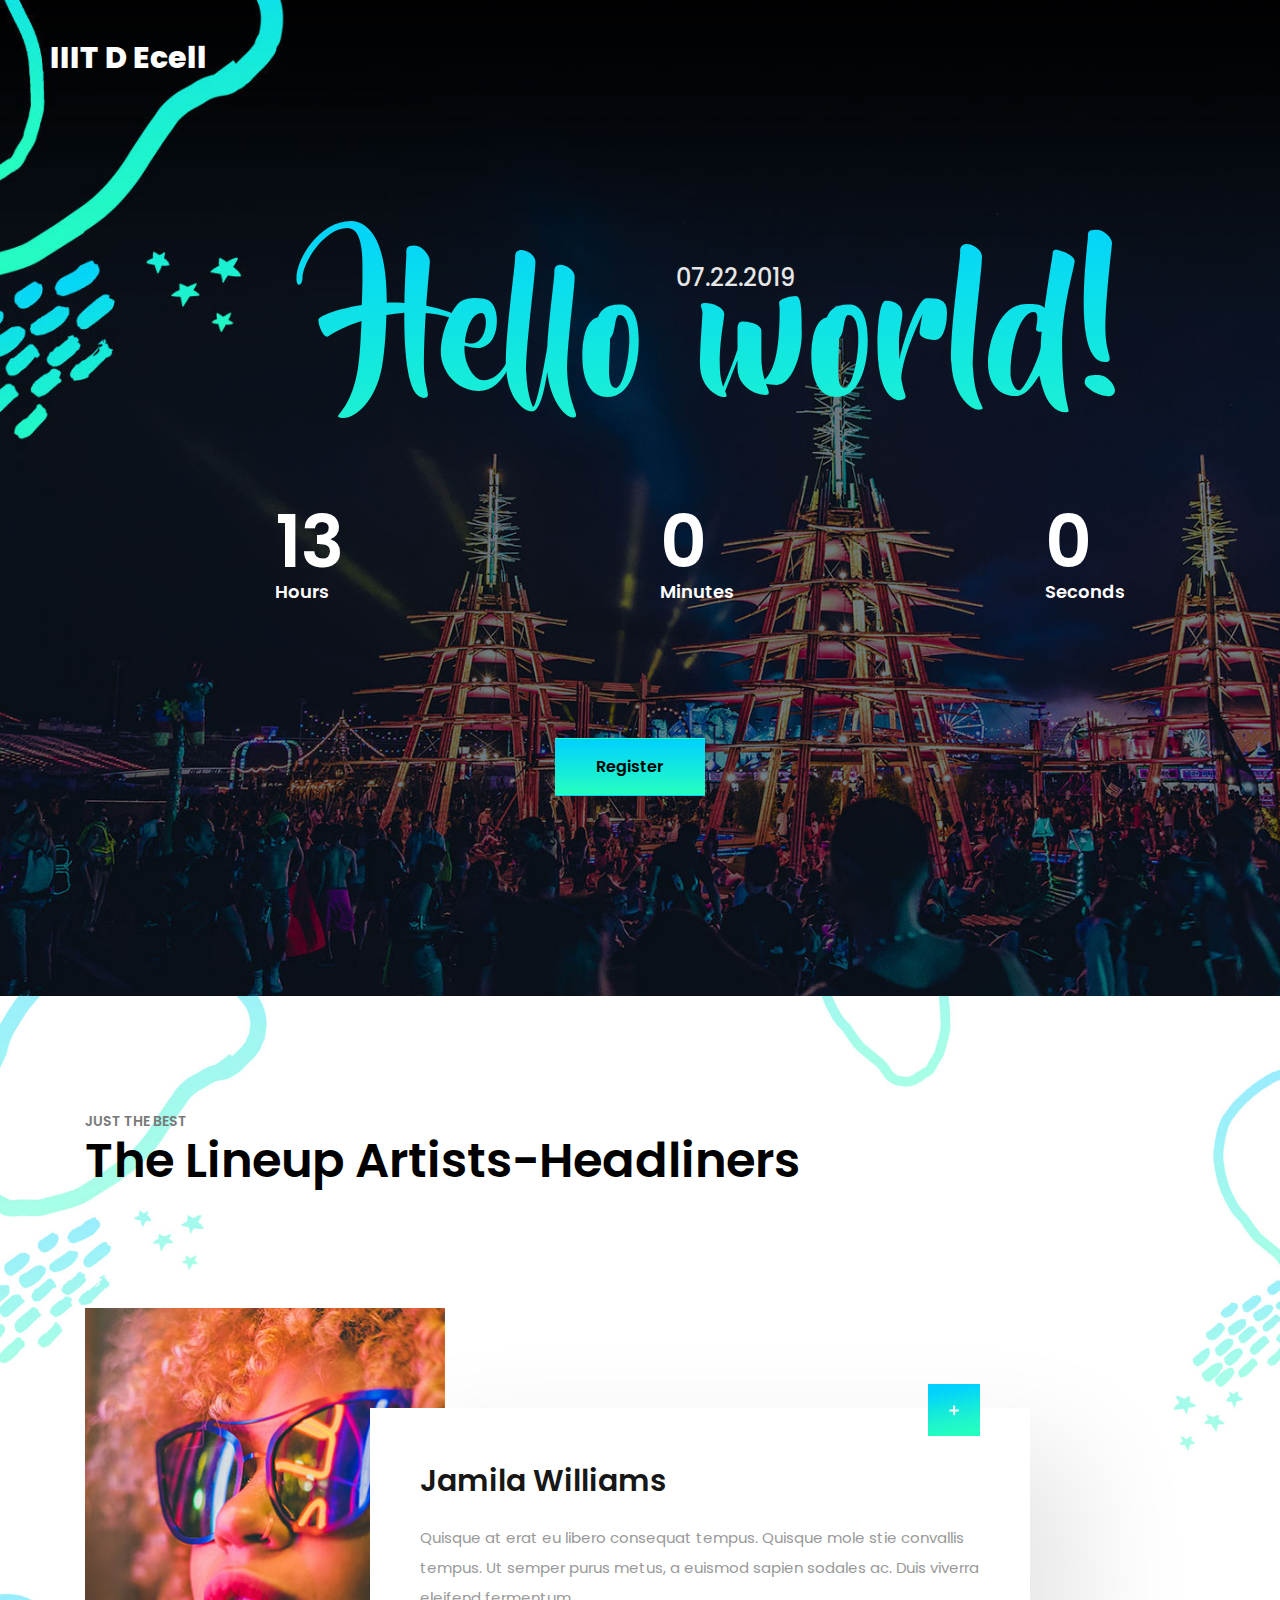
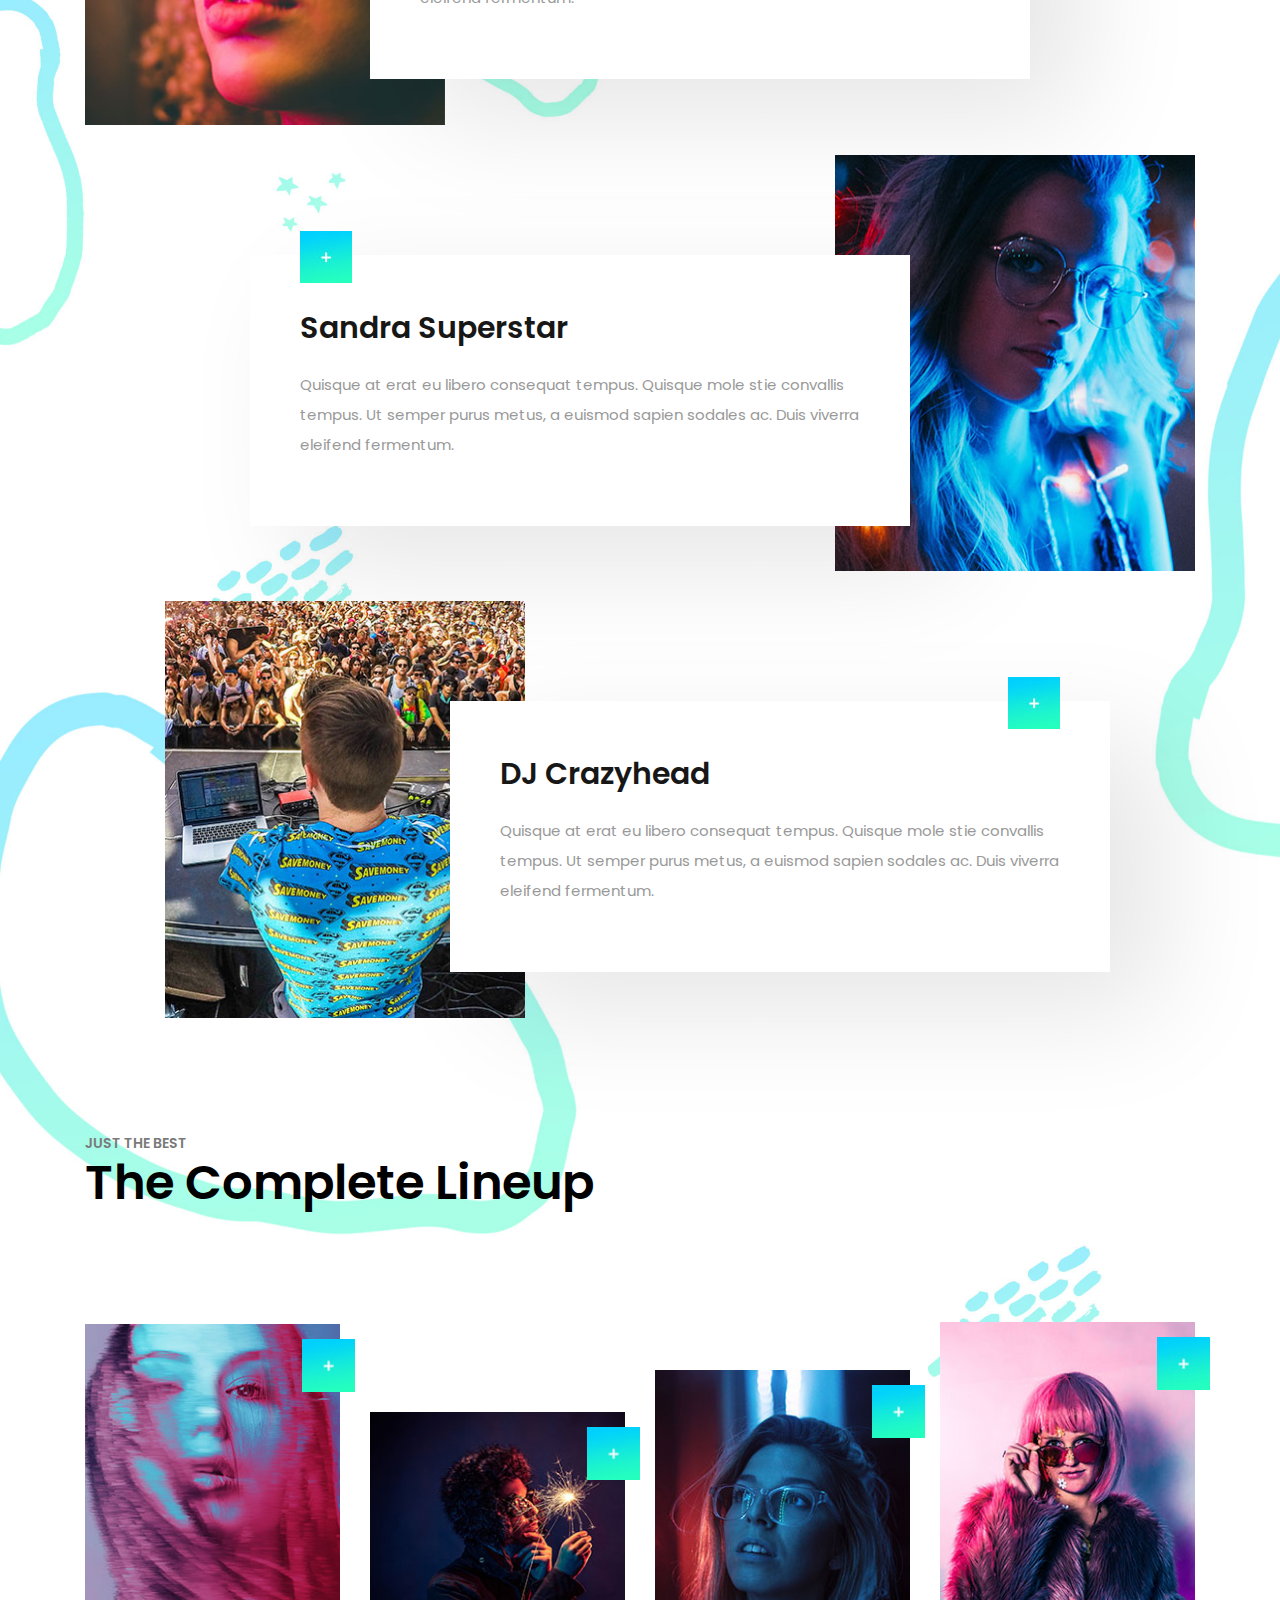
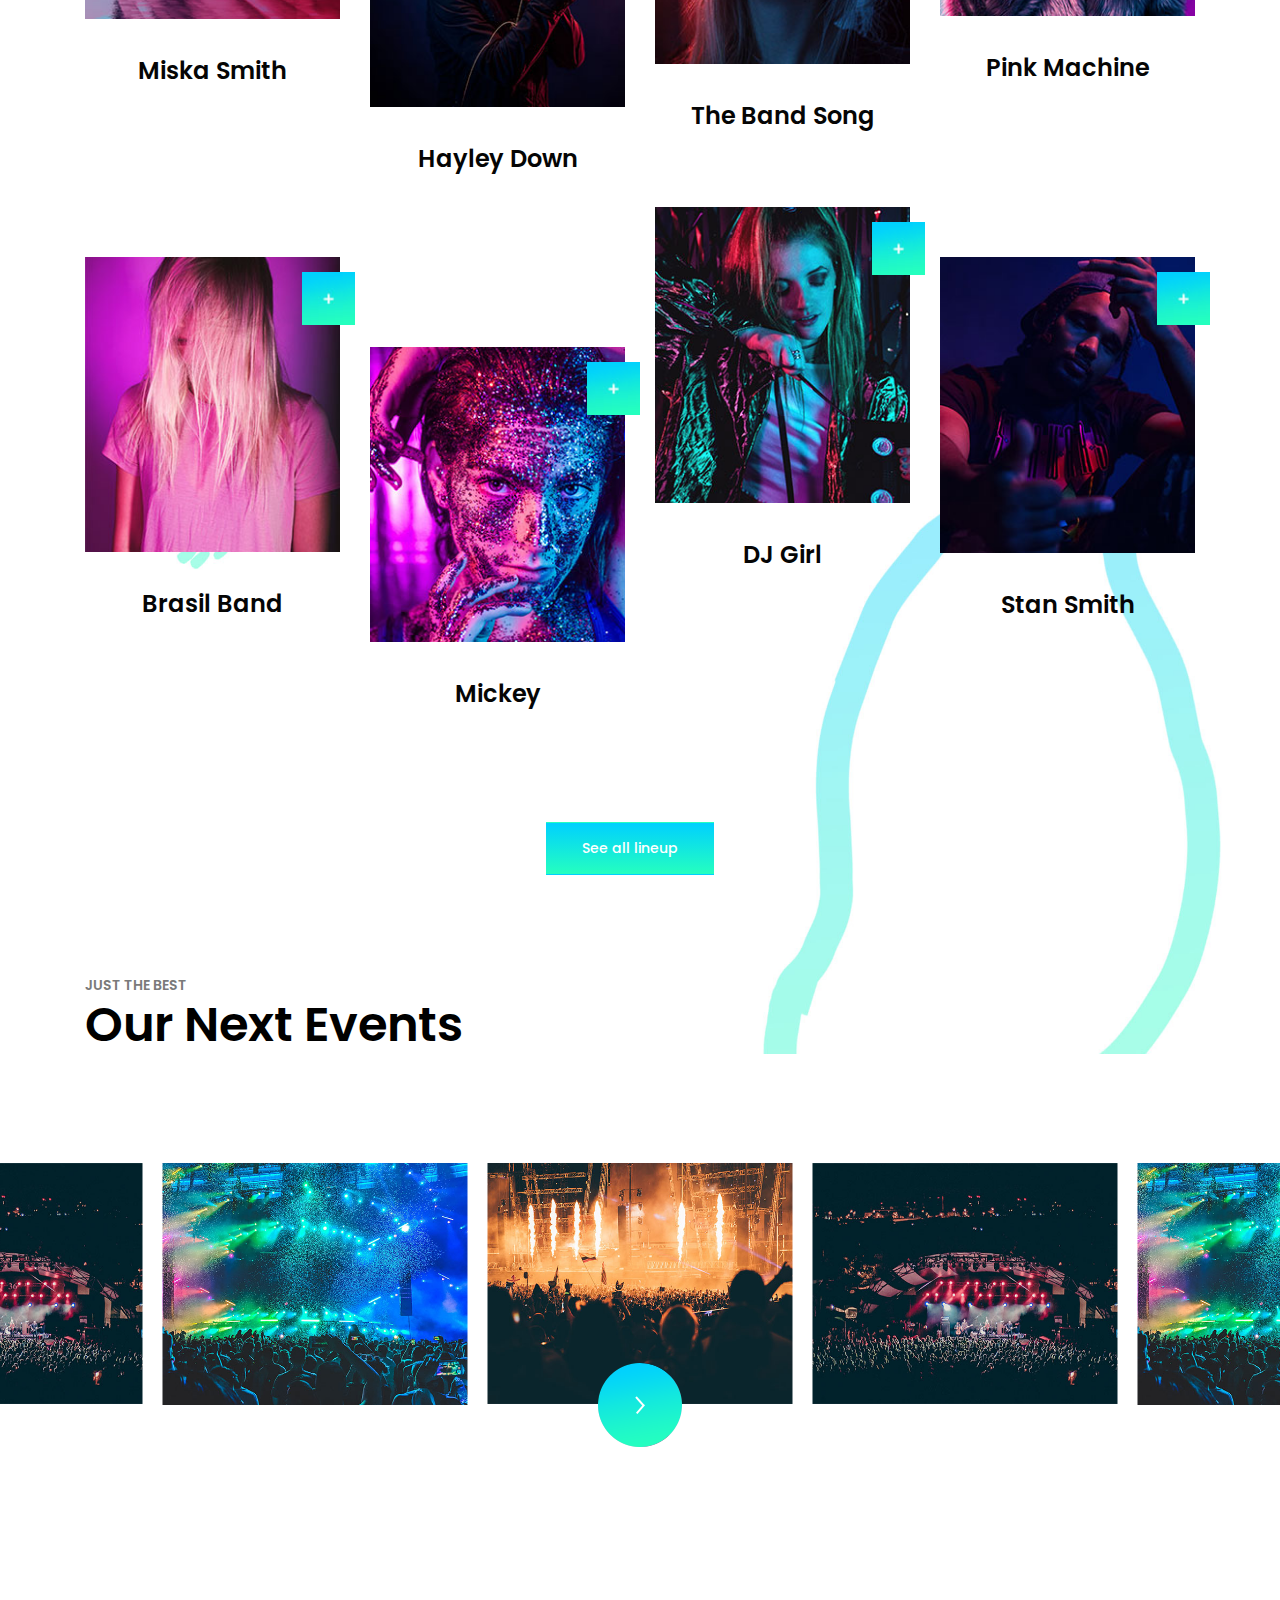
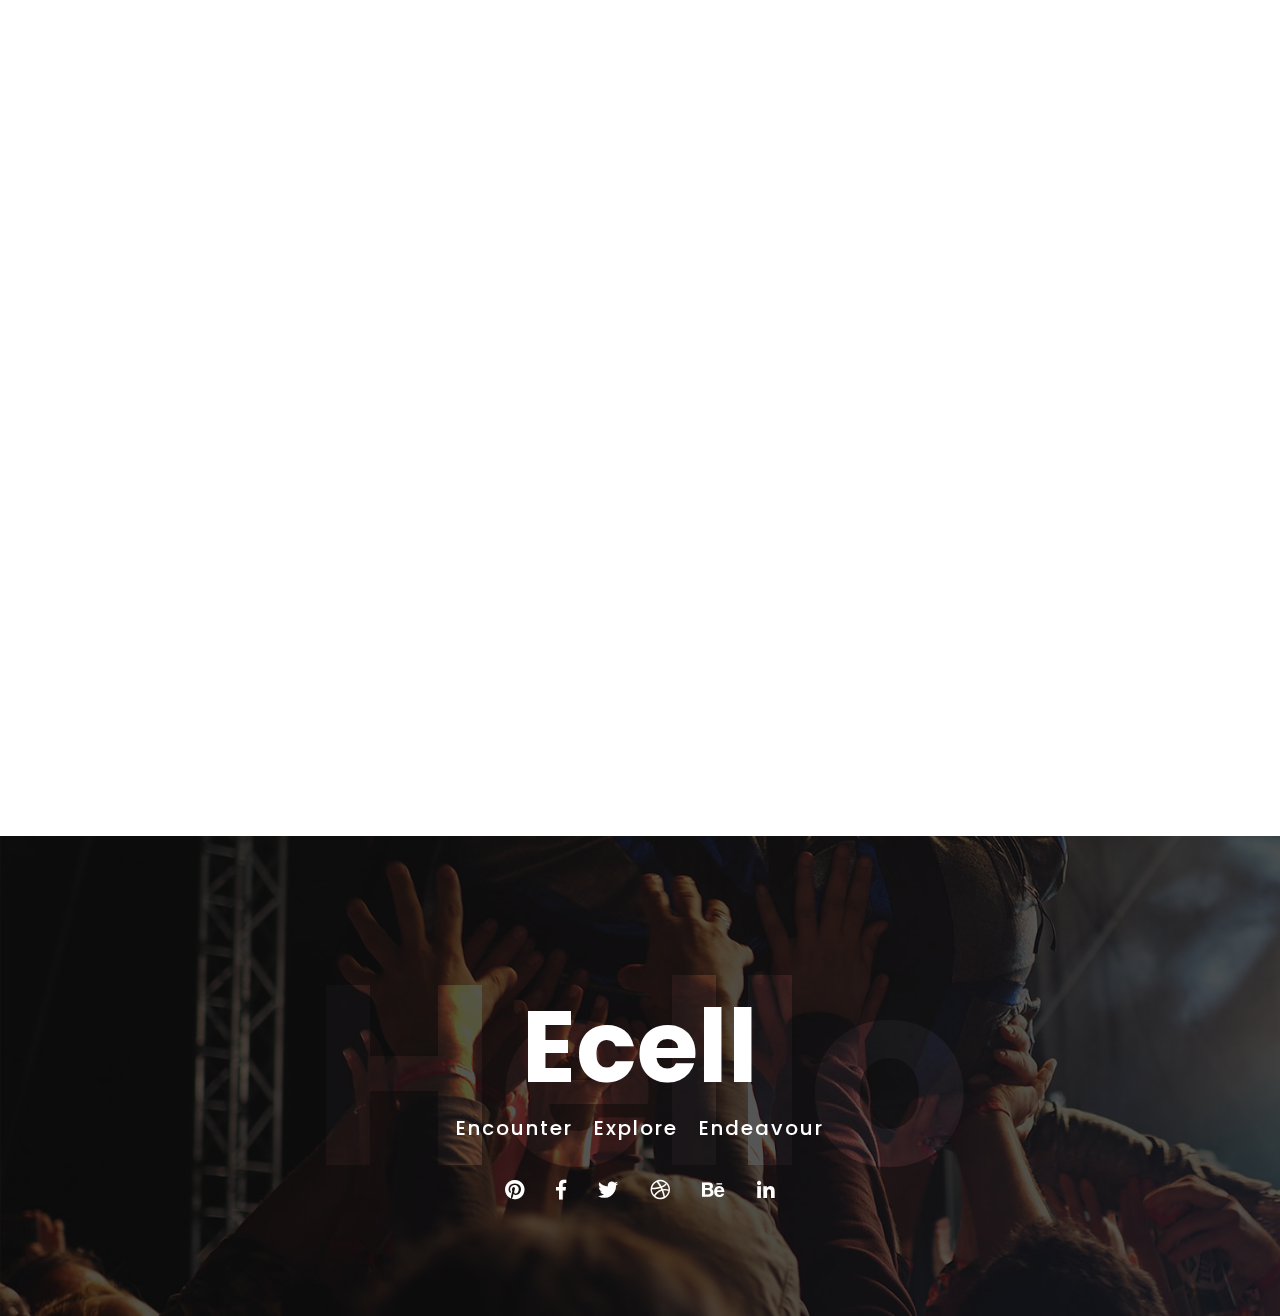
<file: index.html>
<!DOCTYPE html>
<html lang="en" dir="ltr">
<head>
    <!-- Required meta tags -->
    <meta charset="utf-8">
    <meta name="viewport" content="width=device-width, initial-scale=1, shrink-to-fit=no">

    <title>Hello World!</title>

    <link href="https://fonts.googleapis.com/css?family=Poppins:300,400,500,600,700" rel="stylesheet">
    <!-- Bootstrap CSS -->
    <link rel="stylesheet" href="css/bootstrap.min.css">

    <!-- FontAwesome CSS -->
    <link rel="stylesheet" href="css/fontawesome-all.min.css">

    <!-- Swiper CSS -->
    <link rel="stylesheet" href="css/swiper.min.css">

    <!-- Styles -->
    <link rel="stylesheet" href="style.css">
</head>

<body>
    <header class="site-header">
        <div class="header-bar">
            <div class="container-fluid">
                <div class="row align-items-center">
                    <div class="col-10 col-lg-4">
                        <h1 class="site-branding flex">
                            <a href="#">IIIT D Ecell</a>
                        </h1>
                    </div>
                </div><!-- .row -->
            </div><!-- container-fluid -->
        </div><!-- header-bar -->
    </header><!-- .site-header -->

    <div class="hero-content">
        <div class="container">
            <div class="row">
                <div class="col-12 offset-lg-2 col-lg-10">
                    <div class="entry-header">
                        <h2>Hello world!</h2>
                        <div class="entry-meta-date">
                            07.22.2019
                        </div><!-- .entry-meta-date -->
                    </div><!-- .entry-header -->

                    <div class="countdown flex flex-wrap justify-content-between" data-date="2019/07/22">
                        <div class="countdown-holder">
                            <div class="dhour"></div>
                            <label>Hours</label>
                        </div><!-- .countdown-holder -->

                        <div class="countdown-holder">
                            <div class="dmin"></div>
                            <label>Minutes</label>
                        </div><!-- .countdown-holder -->

                        <div class="countdown-holder">
                            <div class="dsec"></div>
                            <label>Seconds</label>
                        </div><!-- .countdown-holder -->
                    </div><!-- .countdown -->
                </div><!-- .col-12 -->
            </div><!-- row -->

            <div class="row">
                <div class="col-12 ">
                    <div class="entry-footer">
                        <a href="form" class="btn current">Register</a>
                    </div>
                </div>
            </div>
        </div><!-- .container -->
    </div><!-- .hero-content -->

    <div class="content-section">
        <div class="container">
            <div class="row">
                <div class="col-12">
                    <div class="lineup-artists-headline">
                        <div class="entry-title">
                            <p>JUST THE BEST</p>
                            <h2>The Lineup Artists-Headliners</h2>
                        </div><!-- entry-title -->

                        <div class="lineup-artists">
                            <div class="lineup-artists-wrap flex flex-wrap">
                                <figure class="featured-image">
                                    <a href=""> <img src="images/black-chick.jpg" alt=""> </a>
                                </figure><!-- featured-image -->

                                <div class="lineup-artists-description">
                                    <div class="lineup-artists-description-container">
                                        <div class="entry-title">
                                            Jamila Williams
                                        </div><!-- entry-title -->

                                        <div class="entry-content">
                                            <p>Quisque at erat eu libero consequat tempus. Quisque mole stie convallis tempus. Ut semper purus metus, a euismod sapien sodales ac. Duis viverra eleifend fermentum. </p>
                                        </div><!-- entry-content -->

                                        <div class="box-link">
                                            <a href=""><img src="images/box.jpg" alt=""></a>
                                        </div><!-- box-link -->
                                    </div><!-- lineup-artists-description-container -->
                                </div><!-- lineup-artists-description -->
                            </div><!-- lineup-artists-wrap -->

                            <div class="lineup-artists-wrap flex flex-wrap">
                                <div class="lineup-artists-description">
                                    <figure class="featured-image d-md-none">
                                        <a href="#"> <img src="images/mathew-kane.jpg" alt=""> </a>
                                    </figure><!-- featured-image -->

                                    <div class="lineup-artists-description-container">
                                        <div class="entry-title">
                                            Sandra Superstar
                                        </div><!-- entry-title -->

                                        <div class="entry-content">
                                            <p>Quisque at erat eu libero consequat tempus. Quisque mole stie convallis tempus. Ut semper purus metus, a euismod sapien sodales ac. Duis viverra eleifend fermentum. </p>
                                        </div><!-- entry-content -->

                                        <div class="box-link">
                                            <a href="#"><img src="images/box.jpg" alt=""></a>
                                        </div><!-- box-link -->
                                    </div><!-- lineup-artists-description-container -->
                                </div><!-- lineup-artists-description -->

                                <figure class="featured-image d-none d-md-block">
                                    <a href="#"> <img src="images/mathew-kane.jpg" alt=""> </a>
                                </figure><!-- featured-image -->
                            </div><!-- lineup-artists-wrap -->

                            <div class="lineup-artists-wrap flex flex-wrap">
                                <figure class="featured-image">
                                    <a href="#"> <img src="images/eric-ward.jpg" alt=""> </a>
                                </figure><!-- featured-image -->

                                <div class="lineup-artists-description">
                                    <div class="lineup-artists-description-container">
                                        <div class="entry-title">
                                            DJ Crazyhead
                                        </div><!-- entry-title -->

                                        <div class="entry-content">
                                            <p>Quisque at erat eu libero consequat tempus. Quisque mole stie convallis tempus. Ut semper purus metus, a euismod sapien sodales ac. Duis viverra eleifend fermentum. </p>
                                        </div><!-- entry-content -->

                                        <div class="box-link">
                                            <a href="#"> <img src="images/box.jpg" alt=""></a>
                                        </div><!-- box-link -->
                                    </div><!-- lineup-artists-description-container -->
                                </div><!-- lineup-artists-description -->
                            </div><!-- lineup-artists-wrap -->
                        </div><!-- lineup-artists -->
                    </div><!-- lineup-artists-headline -->
                </div><!-- col-12 -->
            </div><!-- row -->

            <div class="row">
                <div class="col-12">
                    <div class="the-complete-lineup">
                        <div class="entry-title">
                            <p>JUST THE BEST</p>
                            <h2>The Complete Lineup</h2>
                        </div><!-- entry-title -->

                        <div class="row the-complete-lineup-artists">
                            <div class="col-6 col-md-4 col-lg-3 artist-single">
                                <figure class="featured-image">
                                    <a href="#"> <img src="images/image-1.jpg" alt=""> </a>
                                    <a href="#" class="box-link"> <img src="images/box.jpg" alt=""> </a>
                                </figure><!-- featured-image -->

                                <h2>Miska Smith</h2>
                            </div><!-- artist-single -->

                            <div class="col-6 col-md-4 col-lg-3 artist-single">
                                <figure class="featured-image">
                                    <a href="#"> <img src="images/image-2.jpg" alt=""> </a>
                                    <a href="#" class="box-link"> <img src="images/box.jpg" alt=""> </a>
                                </figure><!-- featured-image -->

                                <h2>Hayley Down</h2>
                            </div><!-- artist-single -->

                            <div class="col-6 col-md-4 col-lg-3 artist-single">
                                <figure class="featured-image">
                                    <a href="#"> <img src="images/image-3.jpg" alt=""> </a>
                                    <a href="#" class="box-link"> <img src="images/box.jpg" alt=""> </a>
                                </figure><!-- featured-image -->

                                <h2>The Band Song</h2>
                            </div><!-- artist-single -->

                            <div class="col-6 col-md-4 col-lg-3 artist-single">
                                <figure class="featured-image">
                                    <a href="#"> <img src="images/image-4.jpg" alt=""> </a>
                                    <a href="#" class="box-link"> <img src="images/box.jpg" alt=""> </a>
                                </figure><!-- featured-image -->

                                <h2>Pink Machine</h2>
                            </div><!-- artist-single -->

                            <div class="col-6 col-md-4 col-lg-3 artist-single">
                                <figure class="featured-image">
                                    <a href="#"> <img src="images/image-5.jpg" alt=""> </a>
                                    <a href="#" class="box-link"> <img src="images/box.jpg" alt=""> </a>
                                </figure><!-- featured-image -->

                                <h2>Brasil Band</h2>
                            </div><!-- artist-single -->

                            <div class="col-6 col-md-4 col-lg-3 artist-single">
                                <figure class="featured-image">
                                    <a href="#"> <img src="images/image-6.jpg" alt=""> </a>
                                    <a href="#" class="box-link"> <img src="images/box.jpg" alt=""> </a>
                                </figure><!-- featured-image -->

                                <h2>Mickey</h2>
                            </div><!-- artist-single -->

                            <div class="col-6 col-md-4 col-lg-3 artist-single">
                                <figure class="featured-image">
                                    <a href="#"> <img src="images/image-7.jpg" alt=""> </a>
                                    <a href="#" class="box-link"> <img src="images/box.jpg" alt=""> </a>
                                </figure><!-- featured-image -->

                                <h2>DJ Girl</h2>
                            </div><!-- artist-single -->

                            <div class="col-6 col-md-4 col-lg-3 artist-single">
                                <figure class="featured-image">
                                    <a href="#"> <img src="images/image-8.jpg" alt=""> </a>
                                    <a href="#" class="box-link"> <img src="images/box.jpg" alt=""> </a>
                                </figure><!-- featured-image -->

                                <h2>Stan Smith</h2>
                            </div><!-- artist-single -->
                        </div><!-- the-complete-lineup-artists -->

                        <div class="row justify-content-center">
                            <div class="see-complete-lineup">
                                <div class="entry-footer">
                                    <a href="#" class="btn">See all lineup</a>
                                </div>
                            </div>
                        </div>
                    </div><!-- the-complete-lineup -->
                </div><!-- col-12 -->
            </div><!-- row -->
        </div><!-- container -->

        <div class="homepage-next-events">
            <div class="container">
                <div class="row">
                    <div class="col-12">
                        <div class="entry-title">
                            <p>JUST THE BEST</p>
                            <h2>Our Next Events</h2>
                        </div><!-- entry-title -->
                    </div><!-- col-12 -->
                </div><!-- row -->
            </div><!-- container -->

            <div class="next-event-slider-wrap">
                <div class="swiper-container next-event-slider">
                    <div class="swiper-wrapper">
                        <div class="swiper-slide">
                            <div class="next-event-content">
                                <figure class="featured-image">
                                    <img src="images/next-event-1.jpg" alt="">

                                    <a href="#" class="entry-content flex flex-column justify-content-center align-items-center">
                                        <h3>Welcoming Party 2018</h3>
                                        <p>Green Palace, 22 Street, 23-28, Los Angeles California</p>
                                    </a>
                                </figure><!-- featured-image -->
                            </div><!-- next-event-content -->
                        </div><!-- swiper-slide" -->

                        <div class="swiper-slide">
                            <div class="next-event-content">
                                <figure class="featured-image">
                                    <img src="images/next-event-2.jpg" alt="">

                                    <a href="#" class="entry-content flex flex-column justify-content-center align-items-center">
                                        <h3>Welcoming Party 2018</h3>
                                        <p>Green Palace, 22 Street, 23-28, Los Angeles California</p>
                                    </a>
                                </figure><!-- featured-image -->
                            </div><!-- next-event-content -->
                        </div><!-- swiper-slide" -->

                        <div class="swiper-slide">
                            <div class="next-event-content">
                                <figure class="featured-image">
                                    <img src="images/next-event-3.jpg" alt="">

                                    <a href="#" class="entry-content flex flex-column justify-content-center align-items-center">
                                        <h3>Welcoming Party 2018</h3>
                                        <p>Green Palace, 22 Street, 23-28, Los Angeles California</p>
                                    </a>
                                </figure><!-- featured-image -->
                            </div><!-- next-event-content -->
                        </div><!-- swiper-slide" -->

                        <div class="swiper-slide">
                            <div class="next-event-content">
                                <figure class="featured-image">
                                    <img src="images/next-event-1.jpg" alt="">

                                    <a href="#" class="entry-content flex flex-column justify-content-center align-items-center">
                                        <h3>Welcoming Party 2018</h3>
                                        <p>Green Palace, 22 Street, 23-28, Los Angeles California</p>
                                    </a>
                                </figure><!-- featured-image -->
                            </div><!-- next-event-content -->
                        </div><!-- swiper-slide" -->

                        <div class="swiper-slide">
                            <div class="next-event-content">
                                <figure class="featured-image">
                                    <img src="images/next-event-2.jpg" alt="">

                                    <a href="#" class="entry-content flex flex-column justify-content-center align-items-center">
                                        <h3>Welcoming Party 2018</h3>
                                        <p>Green Palace, 22 Street, 23-28, Los Angeles California</p>
                                    </a>
                                </figure><!-- featured-image -->
                            </div><!-- next-event-content -->
                        </div><!-- swiper-slide" -->

                        <div class="swiper-slide">
                            <div class="next-event-content">
                                <figure class="featured-image">
                                    <img src="images/next-event-3.jpg" alt="">

                                    <a href="#" class="entry-content flex flex-column justify-content-center align-items-center">
                                        <h3>Welcoming Party 2018</h3>
                                        <p>Green Palace, 22 Street, 23-28, Los Angeles California</p>
                                    </a>
                                </figure><!-- featured-image -->
                            </div><!-- next-event-content -->
                        </div><!-- swiper-slide" -->
                    </div><!-- .swiper-wrapper -->
                </div><!-- .swiper-container -->

                <div class="swiper-button-next">
                    <img src="images/button.png" alt="">
                </div><!-- .slider-button -->
            </div><!-- .next-event-slider-wrap -->
        </div><!-- homepage-next-events -->
    </div>

    <footer class="site-footer">
        <div class="footer-cover-title flex justify-content-center align-items-center">
            <h2>Hello</h2>
        </div><!-- .site-footer -->

        <div class="footer-content-wrapper">
            <div class="container">
                <div class="row">
                    <div class="col-12">
                        <div class="entry-title">
                            <a href="#">Ecell</a>
                        </div><!-- entry-title -->

                        <div class="entry-mail">
                            Encounter &nbsp Explore &nbsp Endeavour
                        </div><!-- .entry-mail -->

                        <div class="footer-social">
                            <ul class="flex justify-content-center align-items-center">
                                <li><a href="#"><i class="fab fa-pinterest"></i></a></li>
                                <li><a href="#"><i class="fab fa-facebook-f"></i></a></li>
                                <li><a href="#"><i class="fab fa-twitter"></i></a></li>
                                <li><a href="#"><i class="fab fa-dribbble"></i></a></li>
                                <li><a href="#"><i class="fab fa-behance"></i></a></li>
                                <li><a href="#"><i class="fab fa-linkedin-in"></i></a></li>
                            </ul>
                        </div><!-- footer-social -->
                    </div><!-- col -->
                </div><!-- row -->
            </div><!-- container -->
        </div><!-- footer-content-wrapper -->
    </footer><!-- site-footer -->

    <script type='text/javascript' src='js/jquery.js'></script>
    <script type='text/javascript' src='js/masonry.pkgd.min.js'></script>
    <script type='text/javascript' src='js/jquery.collapsible.min.js'></script>
    <script type='text/javascript' src='js/swiper.min.js'></script>
    <script type='text/javascript' src='js/jquery.countdown.min.js'></script>
    <script type='text/javascript' src='js/circle-progress.min.js'></script>
    <script type='text/javascript' src='js/jquery.countTo.min.js'></script>
    <script type='text/javascript' src='js/custom.js'></script>
</body>
</html>
</file>
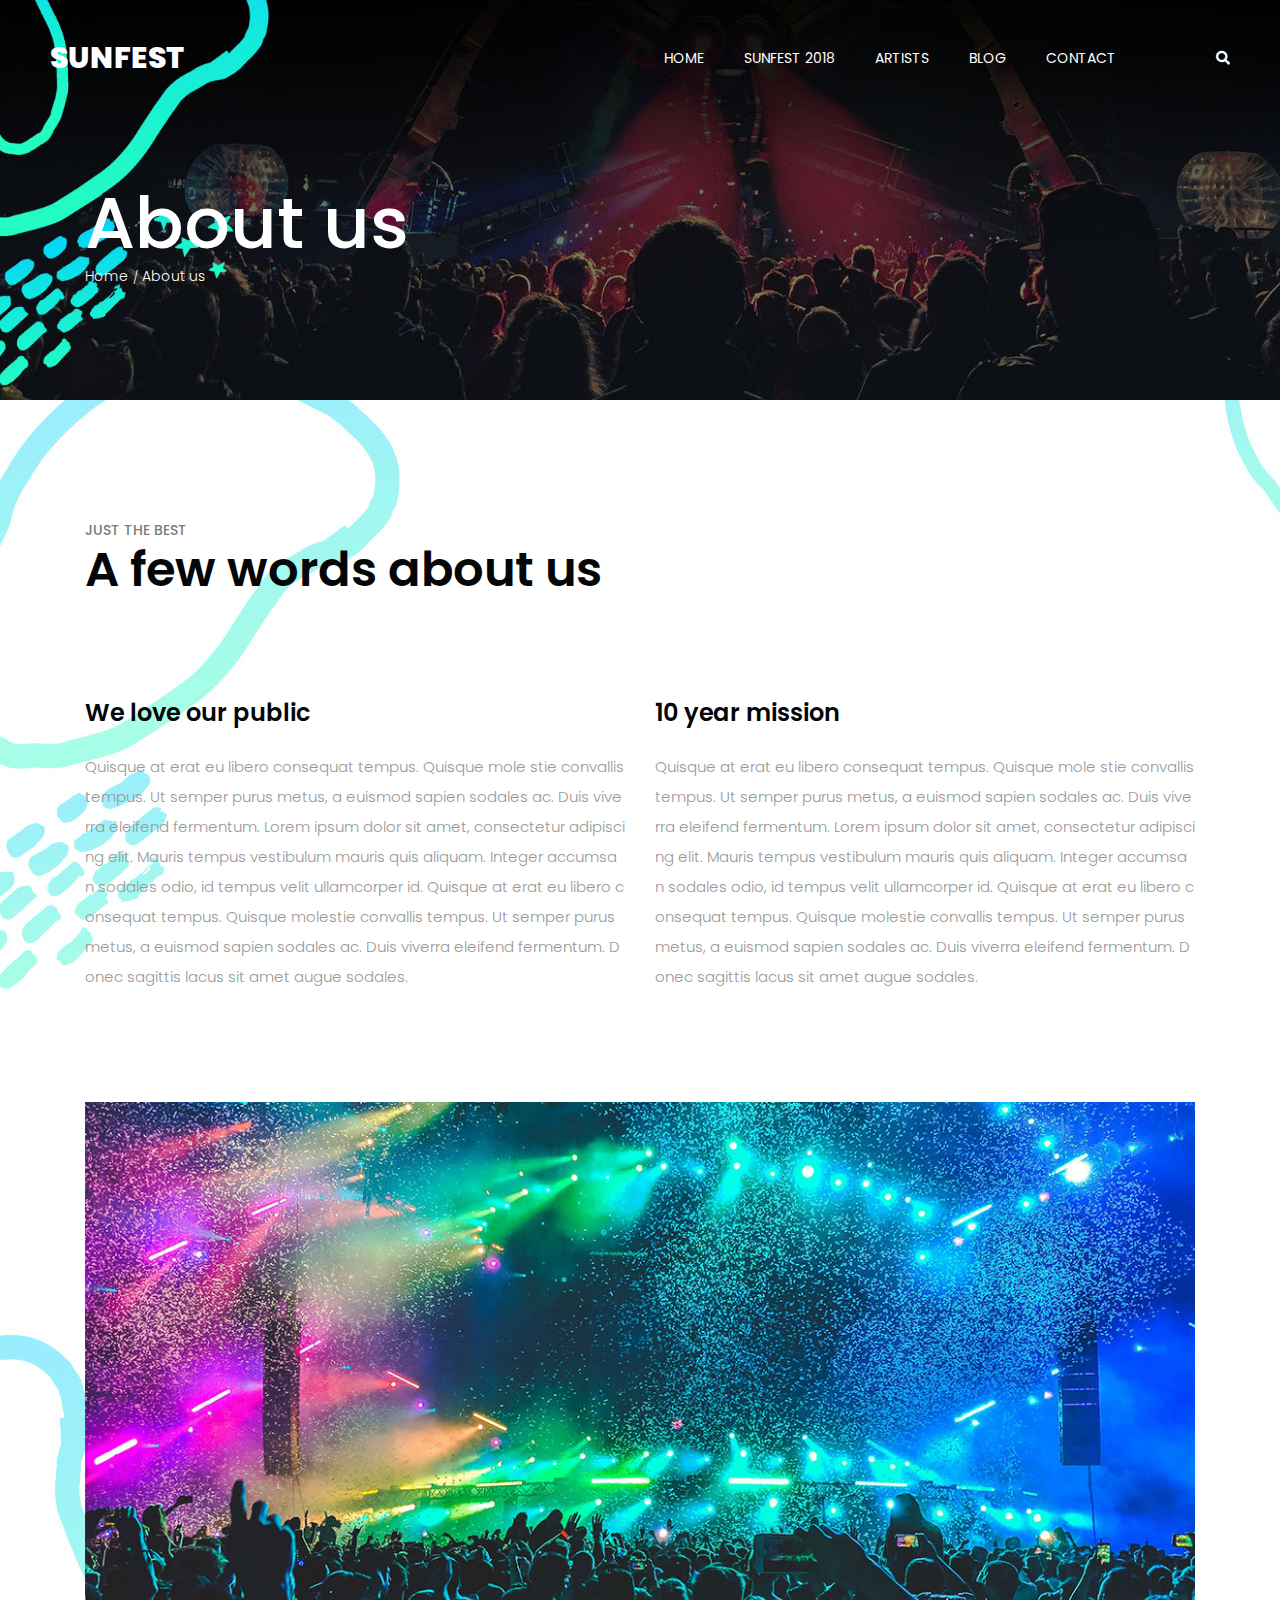
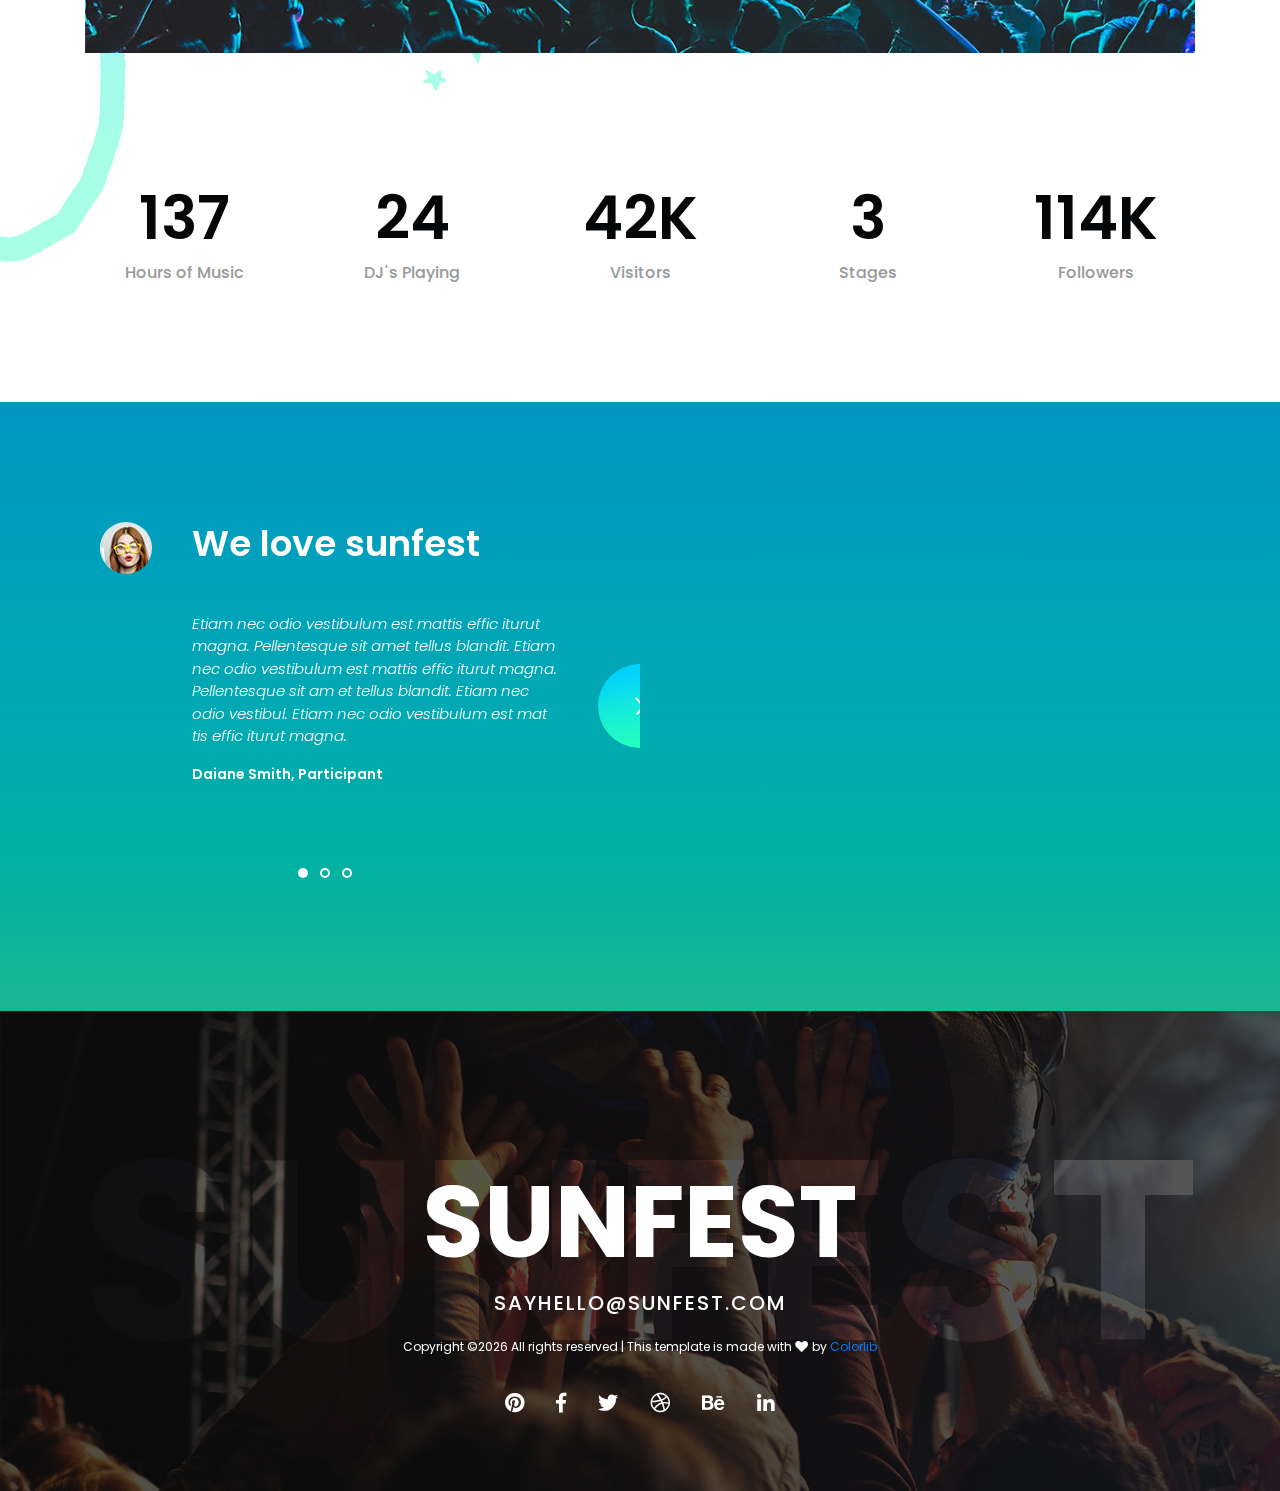
<file: about-us.html>
<!DOCTYPE html>
<html lang="en" dir="ltr">
<head>
    <!-- Required meta tags -->
    <meta charset="utf-8">
    <meta name="viewport" content="width=device-width, initial-scale=1, shrink-to-fit=no">

    <title>Hello World!</title>

    <link href="https://fonts.googleapis.com/css?family=Poppins:300,400,500,600,700" rel="stylesheet">
    <!-- Bootstrap CSS -->
    <link rel="stylesheet" href="css/bootstrap.min.css">

    <!-- FontAwesome CSS -->
    <link rel="stylesheet" href="css/fontawesome-all.min.css">

    <!-- Swiper CSS -->
    <link rel="stylesheet" href="css/swiper.min.css">

    <!-- Styles -->
    <link rel="stylesheet" href="style.css">
</head>
<body class="about-us">
    <header class="site-header">
        <div class="header-bar">
            <div class="container-fluid">
                <div class="row align-items-center">
                    <div class="col-10 col-lg-3">
                        <h1 class="site-branding flex">
                            <a href="#">SUNFEST</a>
                        </h1>
                    </div>

                    <div class="col-2 col-lg-9">
                        <nav class="site-navigation">
                            <div class="hamburger-menu d-lg-none">
                                <span></span>
                                <span></span>
                                <span></span>
                                <span></span>
                            </div><!-- .hamburger-menu -->

                            <ul>
                                <li><a href="#">HOME</a></li>
                                <li><a href="#">SUNFEST 2018</a></li>
                                <li><a href="#">ARTISTS</a></li>
                                <li><a href="#">BLOG</a></li>
                                <li><a href="#">CONTACT</a></li>
                                <li><a href="#"><i class="fas fa-search"></i></a></li>
                            </ul><!-- flex -->
                        </nav><!-- .site-navigation -->
                    </div><!-- .col-12 -->
                </div><!-- .row -->
            </div><!-- container-fluid -->
        </div><!-- header-bar -->
    </header><!-- .site-header -->

    <div class="page-header">
        <div class="container">
            <div class="row">
                <div class="col-12">
                    <div class="entry-header">
                        <h2 class="entry-title">About us</h2>

                        <ul class="breadcrumbs flex align-items-center">
                            <li><a href="#">Home</a></li>
                            <li>About us</li>
                        </ul><!-- .breadcrumbs -->
                    </div><!-- .entry-header -->
                </div><!-- .col-12 -->
            </div><!-- .row -->
        </div><!-- .container -->
    </div><!-- .page-header -->

    <div class="main-content">
        <div class="container">
            <div class="entry-header">
                <div class="entry-title">
                    <p>JUST THE BEST</p>
                    <h2>A few words about us</h2>
                </div><!-- -->
            </div><!-- -->

            <div class="entry-content">
                <div class="row">
                    <div class="col-12 col-lg-6">
                        <div class="entry-header">
                            <h3>We love our public</h3>
                        </div><!-- -->

                        <div class="entry-description">
                            <p>Quisque at erat eu libero consequat tempus. Quisque mole stie convallis tempus.
                                Ut semper purus metus, a euismod sapien sodales ac. Duis viverra eleifend fermentum.
                                Lorem ipsum dolor sit amet, consectetur adipiscing elit. Mauris tempus vestibulum mauris quis aliquam.
                                Integer accumsan sodales odio, id tempus velit ullamcorper id. Quisque at erat eu libero consequat tempus.
                                 Quisque molestie convallis tempus. Ut semper purus metus, a euismod sapien sodales ac.
                                 Duis viverra eleifend fermentum. Donec sagittis lacus sit amet augue sodales.</p>
                        </div><!-- entry-description -->
                    </div><!-- col-6 -->

                    <div class="col-12 col-lg-6 mt-5 mt-lg-0">
                        <div class="entry-header">
                            <h3>10 year mission</h3>
                        </div><!-- -->

                        <div class="entry-description">
                            <p>Quisque at erat eu libero consequat tempus. Quisque mole stie convallis tempus.
                                Ut semper purus metus, a euismod sapien sodales ac. Duis viverra eleifend fermentum.
                                Lorem ipsum dolor sit amet, consectetur adipiscing elit. Mauris tempus vestibulum mauris quis aliquam.
                                Integer accumsan sodales odio, id tempus velit ullamcorper id. Quisque at erat eu libero consequat tempus.
                                 Quisque molestie convallis tempus. Ut semper purus metus, a euismod sapien sodales ac.
                                 Duis viverra eleifend fermentum. Donec sagittis lacus sit amet augue sodales.</p>
                        </div><!-- entry-description -->
                    </div><!-- col-6 -->
                </div><!-- row -->
            </div><!-- entry-content -->

            <figure class="featured-image">
                <img src="images/about-us-content-image.jpg" alt="party people">
            </figure>
        </div><!-- container -->
    </div><!-- main-content -->

    <div class="container">
        <div class="milestones">
            <div class="row flex flex-wrap justify-content-between">
                <div class="d-col-n mt-5 mt-lg-0">
                    <div class="counter-box">
                        <div class="flex justify-content-center">
                            <div class="start-counter" data-to="390" data-speed="2000"></div>
                        </div>

                        <h3 class="entry-title">Hours of Music</h3><!-- entry-title -->
                    </div><!-- counter-box -->
                </div><!-- d-col-n -->

                <div class="d-col-n mt-5 mt-lg-0">
                    <div class="counter-box">
                        <div class="flex justify-content-center">
                            <div class="start-counter" data-to="68" data-speed="2000"></div>
                        </div>

                        <h3 class="entry-title">DJ's Playing</h3><!-- entry-title -->
                    </div><!-- counter-box -->
                </div><!-- d-col-n -->

                <div class="d-col-n mt-5 mt-lg-0">
                    <div class="counter-box">
                        <div class="flex justify-content-center">
                            <div class="start-counter" data-to="120" data-speed="2000"></div>
                            <div class="counter-k">K</div>
                        </div>

                        <h3 class="entry-title">Visitors</h3><!-- entry-title -->
                    </div><!-- counter-box -->
                </div><!-- d-col-n -->

                <div class="d-col-n mt-5 mt-lg-0">
                    <div class="counter-box">
                        <div class="flex justify-content-center">
                            <div class="start-counter" data-to="8" data-speed="2000"></div>
                        </div>

                        <h3 class="entry-title">Stages</h3><!-- entry-title -->
                    </div><!-- counter-box -->
                </div><!-- d-col-n -->

                <div class="d-col-n mt-5 mt-lg-0">
                    <div class="counter-box">
                        <div class="flex justify-content-center">
                            <div class="start-counter" data-to="325" data-speed="2000"></div>
                            <div class="counter-k">K</div>
                        </div>

                        <h3 class="entry-title">Followers</h3><!-- entry-title -->
                    </div><!-- counter-box -->
                </div><!-- d-col-n -->
            </div>
        </div>
    </div>

    <div class="testimonial-wrap flex flex-wrap align-self-stretch">
        <div class="testimonials-container">
            <div class="swiper-container testimonials-slider">
                <div class="swiper-wrapper">
                    <div class="swiper-slide">
                        <div class="testimonial-content-wrap flex flex-wrap align-items-stretch">
                            <figure class="user-avatar">
                                <img src="images/testimonial-user.jpg" alt="">
                            </figure><!-- .user-thumbnail -->

                            <div class="testimonial-content">
                                <header class="entry-header">
                                    <h2 class="entry-title">We love sunfest</h2>
                                </header><!-- .entry-header -->

                                <div class="entry-content">
                                    <p>Etiam nec odio vestibulum est mattis effic iturut magna. Pellentesque sit amet tellus blandit. Etiam nec odio vestibulum est mattis effic iturut magna. Pellentesque sit am et tellus blandit. Etiam nec odio vestibul. Etiam nec odio vestibulum est mat tis effic iturut magna.</p>
                                </div><!-- .entry-content -->

                                <footer class="entry-footer">
                                    <a href="#">Daiane Smith, Participant</a>
                                </footer><!-- .entry-footer -->
                            </div><!-- .testimonial-content -->
                        </div><!-- .testimonial-content-wrap -->
                    </div><!-- .swiper-slide -->

                    <div class="swiper-slide">
                        <div class="testimonial-content-wrap flex">
                            <figure class="user-avatar">
                                <img src="images/testimonial-user.jpg" alt="">
                            </figure><!-- .user-thumbnail -->

                            <div class="testimonial-content">
                                <header class="entry-header">
                                    <h2 class="entry-title">We love sunfest</h2>
                                </header><!-- .entry-header -->

                                <div class="entry-content">
                                    <p>Etiam nec odio vestibulum est mattis effic iturut magna. Pellentesque sit amet tellus blandit. Etiam nec odio vestibulum est mattis effic iturut magna. Pellentesque sit am et tellus blandit. Etiam nec odio vestibul. Etiam nec odio vestibulum est mat tis effic iturut magna.</p>
                                </div><!-- .entry-content -->

                                <footer class="entry-footer">
                                    <a href="#">Daiane Smith, Participant</a>
                                </footer><!-- .entry-footer -->
                            </div><!-- .testimonial-content -->
                        </div><!-- .testimonial-content-wrap -->
                    </div><!-- .swiper-slide -->

                    <div class="swiper-slide">
                        <div class="testimonial-content-wrap flex">
                            <figure class="user-avatar">
                                <img src="images/testimonial-user.jpg" alt="">
                            </figure><!-- .user-thumbnail -->

                            <div class="testimonial-content">
                                <header class="entry-header">
                                    <h2 class="entry-title">We love sunfest</h2>
                                </header><!-- .entry-header -->

                                <div class="entry-content">
                                    <p>Etiam nec odio vestibulum est mattis effic iturut magna. Pellentesque sit amet tellus blandit. Etiam nec odio vestibulum est mattis effic iturut magna. Pellentesque sit am et tellus blandit. Etiam nec odio vestibul. Etiam nec odio vestibulum est mat tis effic iturut magna.</p>
                                </div><!-- .entry-content -->

                                <footer class="entry-footer">
                                    <a href="#">Daiane Smith, Participant</a>
                                </footer><!-- .entry-footer -->
                            </div><!-- .testimonial-content -->
                        </div><!-- .testimonial-content-wrap -->
                    </div><!-- .swiper-slide -->
                </div><!-- .swiper-wrapper -->

                <!-- Add Pagination -->
                <div class="swiper-pagination"></div>
            </div><!-- .swiper-container -->

            <div class="swiper-button-next">
                <img src="images/button.png" alt="">
            </div><!-- .slider-button -->
        </div><!-- .testimonials-container" -->

        <div class="testimonial-featured-image">
            <img src="images/testimonial.jpg" alt="">
        </div>
    </div>

    <footer class="site-footer">
        <div class="footer-cover-title flex justify-content-center align-items-center">
            <h2>SUNFEST</h2>
        </div><!-- .site-footer -->

        <div class="footer-content-wrapper">
            <div class="container">
                <div class="row">
                    <div class="col-12">
                        <div class="entry-title">
                            <a href="#">SUNFEST</a>
                        </div><!-- entry-title -->

                        <div class="entry-mail">
                            <a href="#">SAYHELLO@SUNFEST.COM</a>
                        </div><!-- .entry-mail -->

                        <div class="copyright-info">
                            <!-- Link back to Colorlib can't be removed. Template is licensed under CC BY 3.0. -->
Copyright &copy;<script>document.write(new Date().getFullYear());</script> All rights reserved | This template is made with <i class="fa fa-heart" aria-hidden="true"></i> by <a href="https://colorlib.com" target="_blank">Colorlib</a>
<!-- Link back to Colorlib can't be removed. Template is licensed under CC BY 3.0. -->
                        </div><!-- copyright-info -->

                        <div class="footer-social">
                            <ul class="flex justify-content-center align-items-center">
                                <li><a href="#"><i class="fab fa-pinterest"></i></a></li>
                                <li><a href="#"><i class="fab fa-facebook-f"></i></a></li>
                                <li><a href="#"><i class="fab fa-twitter"></i></a></li>
                                <li><a href="#"><i class="fab fa-dribbble"></i></a></li>
                                <li><a href="#"><i class="fab fa-behance"></i></a></li>
                                <li><a href="#"><i class="fab fa-linkedin-in"></i></a></li>
                            </ul>
                        </div><!-- footer-social -->
                    </div><!-- col -->
                </div><!-- row -->
            </div><!-- container -->
        </div><!-- footer-content-wrapper -->
    </footer><!-- site-footer -->

    <script type='text/javascript' src='js/jquery.js'></script>
    <script type='text/javascript' src='js/masonry.pkgd.min.js'></script>
    <script type='text/javascript' src='js/jquery.collapsible.min.js'></script>
    <script type='text/javascript' src='js/swiper.min.js'></script>
    <script type='text/javascript' src='js/jquery.countdown.min.js'></script>
    <script type='text/javascript' src='js/circle-progress.min.js'></script>
    <script type='text/javascript' src='js/jquery.countTo.min.js'></script>
    <script type='text/javascript' src='js/custom.js'></script>
</body>
</html>
</file>
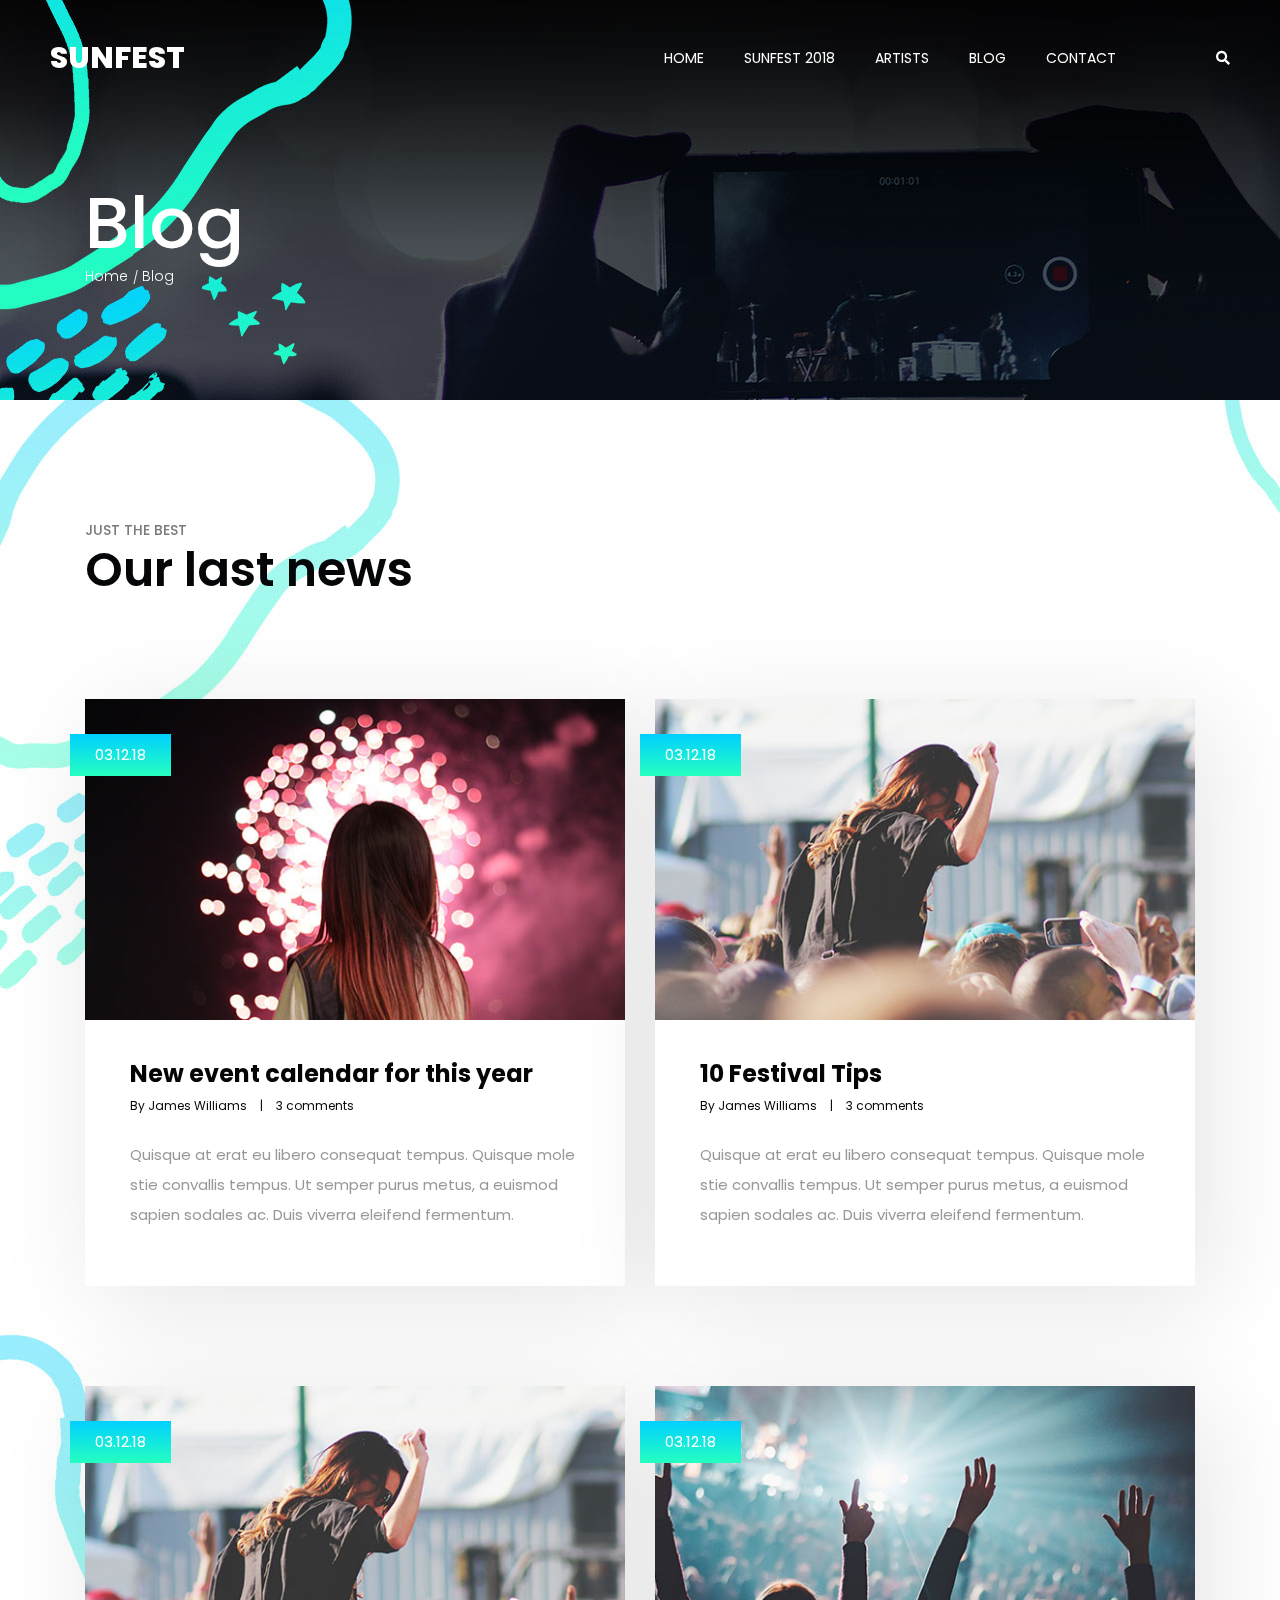
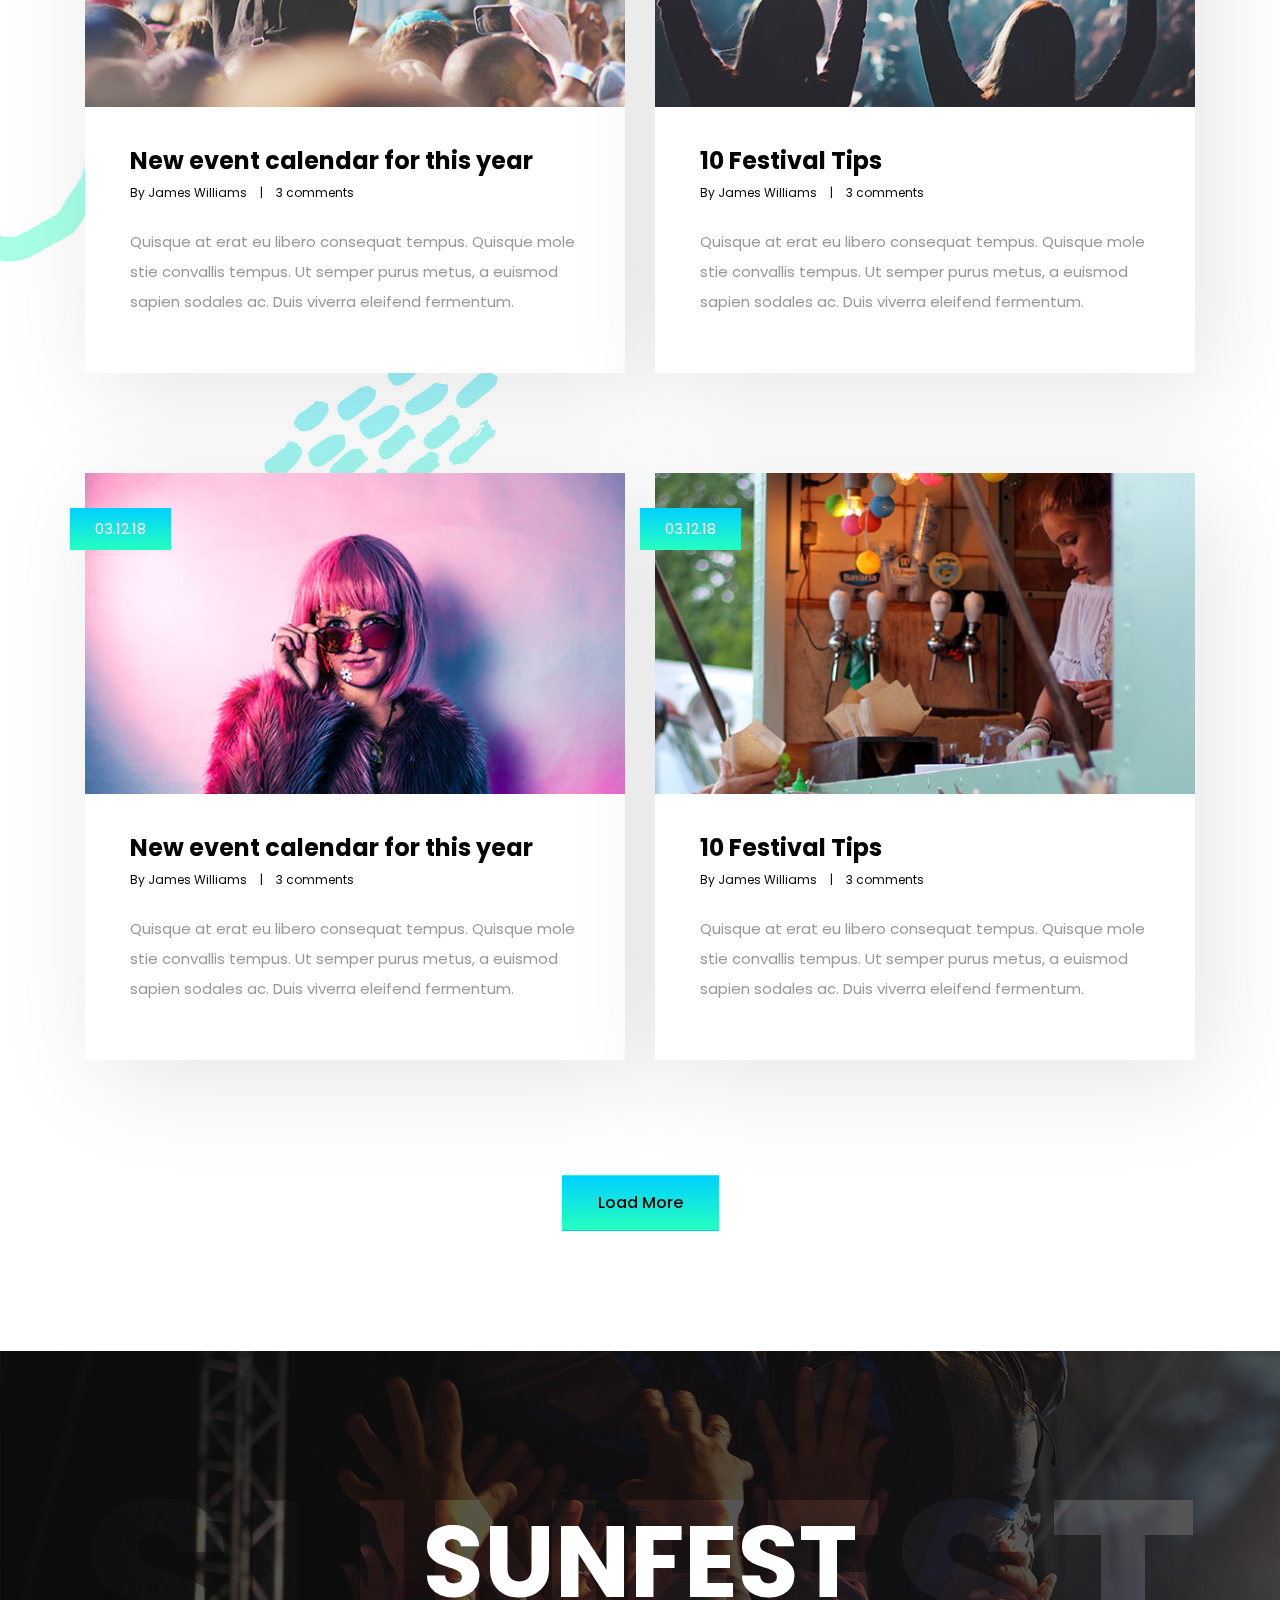
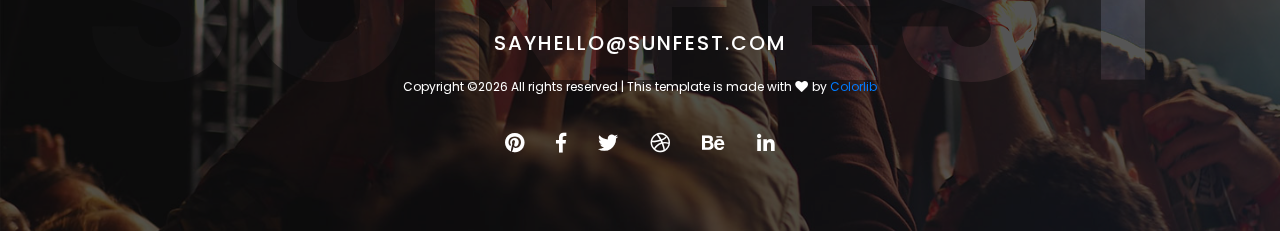
<file: blog.html>
<!DOCTYPE html>
<html lang="en" dir="ltr">
<head>
    <!-- Required meta tags -->
    <meta charset="utf-8">
    <meta name="viewport" content="width=device-width, initial-scale=1, shrink-to-fit=no">

    <title>Hello World!</title>

    <link href="https://fonts.googleapis.com/css?family=Poppins:300,400,500,600,700" rel="stylesheet">
    <!-- Bootstrap CSS -->
    <link rel="stylesheet" href="css/bootstrap.min.css">

    <!-- FontAwesome CSS -->
    <link rel="stylesheet" href="css/fontawesome-all.min.css">

    <!-- Swiper CSS -->
    <link rel="stylesheet" href="css/swiper.min.css">

    <!-- Styles -->
    <link rel="stylesheet" href="style.css">
</head>
<body class="blog-page">
    <header class="site-header">
        <div class="header-bar">
            <div class="container-fluid">
                <div class="row align-items-center">
                    <div class="col-10 col-lg-4">
                        <h1 class="site-branding flex">
                            <a href="#">SUNFEST</a>
                        </h1>
                    </div>

                    <div class="col-2 col-lg-8">
                        <nav class="site-navigation">
                            <div class="hamburger-menu d-lg-none">
                                <span></span>
                                <span></span>
                                <span></span>
                                <span></span>
                            </div><!-- .hamburger-menu -->

                            <ul>
                                <li><a href="#">HOME</a></li>
                                <li><a href="#">SUNFEST 2018</a></li>
                                <li><a href="#">ARTISTS</a></li>
                                <li><a href="#">BLOG</a></li>
                                <li><a href="#">CONTACT</a></li>
                                <li><a href="#"><i class="fas fa-search"></i></a></li>
                            </ul><!-- flex -->
                        </nav><!-- .site-navigation -->
                    </div><!-- .col-12 -->
                </div><!-- .row -->
            </div><!-- container-fluid -->
        </div><!-- header-bar -->
    </header><!-- .site-header -->

    <div class="page-header">
        <div class="container">
            <div class="row">
                <div class="col-12">
                    <div class="entry-header">
                        <h2 class="entry-title">Blog</h2>

                        <ul class="breadcrumbs flex align-items-center">
                            <li><a href="#">Home</a></li>
                            <li>Blog</li>
                        </ul><!-- .breadcrumbs -->
                    </div><!-- entry-header -->
                </div><!-- col-12 -->
            </div><!-- row -->
        </div><!-- container -->
    </div><!-- page-header -->

    <div class="main-content">
        <div class="container">
            <div class="last-news">
                <div class="entry-header">
                    <div class="entry-title">
                        <p>JUST THE BEST</p>
                        <h2>Our last news</h2>
                    </div><!-- entry-title -->
                </div>

                <div class="row blog-list-page">
                    <div class="col-12 col-md-6 single-blog-content">
                        <div class="blog-content">
                            <figure class="featured-image">
                                <a href="#"> <img src="images/blog-image-1.jpg" alt="fesival+celebration"> </a>
                            </figure><!-- featured-image -->

                            <div class="box-link-date">
                                <a href="">03.12.18</a>
                            </div><!-- box-link-date -->

                            <div class="entry-content">
                                <div class="entry-header">
                                    <h2>New event calendar for this year</h2>
                                </div><!-- entry-header -->

                                <div class="entry-meta">
                                    <span class="author-name"><a href="#">By James Williams</a></span>
                                    <span class="space">|</span>
                                    <span class="comments-count"><a href="#">3 comments</a></span>
                                </div><!-- entry-meta -->

                                <div class="entry-description">
                                    <p>Quisque at erat eu libero consequat tempus. Quisque mole stie convallis tempus. Ut semper purus metus, a euismod sapien sodales ac. Duis viverra eleifend fermentum.</p>
                                </div><!-- entry-description -->
                            </div><!-- entry-content -->
                        </div>
                    </div><!-- col-6 -->

                    <div class="col-12 col-md-6 single-blog-content">
                        <div class="blog-content">
                            <figure class="featured-image">
                                <a href="#"> <img src="images/blog-image-2.jpg" alt="fesival+celebration"> </a>
                            </figure><!-- featured-image -->

                            <div class="box-link-date">
                                <a href="">03.12.18</a>
                            </div><!-- box-link-date -->

                            <div class="entry-content">
                                <div class="entry-header">
                                    <h2>10 Festival Tips</h2>
                                </div><!-- entry-header -->

                                <div class="entry-meta">
                                    <span class="author-name"><a href="#">By James Williams</a></span>
                                    <span class="space">|</span>
                                    <span class="comments-count"><a href="#">3 comments</a></span>
                                </div><!-- entry-meta -->

                                <div class="entry-description">
                                    <p>Quisque at erat eu libero consequat tempus. Quisque mole stie convallis tempus. Ut semper purus metus, a euismod sapien sodales ac. Duis viverra eleifend fermentum.</p>
                                </div><!-- entry-description -->
                            </div><!-- entry-content -->
                        </div>
                    </div><!-- col-6 -->

                    <div class="col-12 col-md-6 single-blog-content">
                        <div class="blog-content">
                            <figure class="featured-image">
                                <a href="#"> <img src="images/blog-image-3.jpg" alt="fesival+celebration"> </a>
                            </figure><!-- featured-image -->

                            <div class="box-link-date">
                                <a href="">03.12.18</a>
                            </div><!-- box-link-date -->

                            <div class="entry-content">
                                <div class="entry-header">
                                    <h2>New event calendar for this year</h2>
                                </div><!-- entry-header -->

                                <div class="entry-meta">
                                    <span class="author-name"><a href="#">By James Williams</a></span>
                                    <span class="space">|</span>
                                    <span class="comments-count"><a href="#">3 comments</a></span>
                                </div><!-- entry-meta -->

                                <div class="entry-description">
                                    <p>Quisque at erat eu libero consequat tempus. Quisque mole stie convallis tempus. Ut semper purus metus, a euismod sapien sodales ac. Duis viverra eleifend fermentum.</p>
                                </div><!-- entry-description -->
                            </div><!-- entry-content -->
                        </div>
                    </div><!-- col-6 -->

                    <div class="col-12 col-md-6 single-blog-content">
                        <div class="blog-content">
                            <figure class="featured-image">
                                <a href="#"> <img src="images/blog-image-4.jpg" alt="fesival+celebration"> </a>
                            </figure><!-- featured-image -->

                            <div class="box-link-date">
                                <a href="">03.12.18</a>
                            </div><!-- box-link-date -->

                            <div class="entry-content">
                                <div class="entry-header">
                                    <h2>10 Festival Tips</h2>
                                </div><!-- entry-header -->

                                <div class="entry-meta">
                                    <span class="author-name"><a href="#">By James Williams</a></span>
                                    <span class="space">|</span>
                                    <span class="comments-count"><a href="#">3 comments</a></span>
                                </div><!-- entry-meta -->

                                <div class="entry-description">
                                    <p>Quisque at erat eu libero consequat tempus. Quisque mole stie convallis tempus. Ut semper purus metus, a euismod sapien sodales ac. Duis viverra eleifend fermentum.</p>
                                </div><!-- entry-description -->
                            </div><!-- entry-content -->
                        </div>
                    </div><!-- col-6 -->

                    <div class="col-12 col-md-6 single-blog-content">
                        <div class="blog-content">
                            <figure class="featured-image">
                                <a href="#"> <img src="images/blog-image-5.jpg" alt="fesival+celebration"> </a>
                            </figure><!-- featured-image -->

                            <div class="box-link-date">
                                <a href="">03.12.18</a>
                            </div><!-- box-link-date -->

                            <div class="entry-content">
                                <div class="entry-header">
                                    <h2>New event calendar for this year</h2>
                                </div><!-- entry-header -->

                                <div class="entry-meta">
                                    <span class="author-name"><a href="#">By James Williams</a></span>
                                    <span class="space">|</span>
                                    <span class="comments-count"><a href="#">3 comments</a></span>
                                </div><!-- entry-meta -->

                                <div class="entry-description">
                                    <p>Quisque at erat eu libero consequat tempus. Quisque mole stie convallis tempus. Ut semper purus metus, a euismod sapien sodales ac. Duis viverra eleifend fermentum.</p>
                                </div><!-- entry-description -->
                            </div><!-- entry-content -->
                        </div>
                    </div><!-- col-6 -->

                    <div class="col-12 col-md-6 single-blog-content">
                        <div class="blog-content">
                            <figure class="featured-image">
                                <a href="#"> <img src="images/blog-image-6.jpg" alt="fesival+celebration"> </a>
                            </figure><!-- featured-image -->

                            <div class="box-link-date">
                                <a href="">03.12.18</a>
                            </div><!-- box-link-date -->

                            <div class="entry-content">
                                <div class="entry-header">
                                    <h2>10 Festival Tips</h2>
                                </div><!-- entry-header -->

                                <div class="entry-meta">
                                    <span class="author-name"><a href="#">By James Williams</a></span>
                                    <span class="space">|</span>
                                    <span class="comments-count"><a href="#">3 comments</a></span>
                                </div><!-- entry-meta -->

                                <div class="entry-description">
                                    <p>Quisque at erat eu libero consequat tempus. Quisque mole stie convallis tempus. Ut semper purus metus, a euismod sapien sodales ac. Duis viverra eleifend fermentum.</p>
                                </div><!-- entry-description -->
                            </div><!-- entry-content -->
                        </div>
                    </div><!-- col-6 -->


                    <div class="col-12 col-md-6 single-blog-content">
                        <div class="blog-content">
                            <figure class="featured-image">
                                <a href="#"> <img src="images/blog-image-1.jpg" alt="fesival+celebration"> </a>
                            </figure><!-- featured-image -->

                            <div class="box-link-date">
                                <a href="">03.12.18</a>
                            </div><!-- box-link-date -->

                            <div class="entry-content">
                                <div class="entry-header">
                                    <h2>New event calendar for this year</h2>
                                </div><!-- entry-header -->

                                <div class="entry-meta">
                                    <span class="author-name"><a href="#">By James Williams</a></span>
                                    <span class="space">|</span>
                                    <span class="comments-count"><a href="#">3 comments</a></span>
                                </div><!-- entry-meta -->

                                <div class="entry-description">
                                    <p>Quisque at erat eu libero consequat tempus. Quisque mole stie convallis tempus. Ut semper purus metus, a euismod sapien sodales ac. Duis viverra eleifend fermentum.</p>
                                </div><!-- entry-description -->
                            </div><!-- entry-content -->
                        </div>
                    </div><!-- col-6 -->

                    <div class="col-12 col-md-6 single-blog-content">
                        <div class="blog-content">
                            <figure class="featured-image">
                                <a href="#"> <img src="images/blog-image-2.jpg" alt="fesival+celebration"> </a>
                            </figure><!-- featured-image -->

                            <div class="box-link-date">
                                <a href="">03.12.18</a>
                            </div><!-- box-link-date -->

                            <div class="entry-content">
                                <div class="entry-header">
                                    <h2>10 Festival Tips</h2>
                                </div><!-- entry-header -->

                                <div class="entry-meta">
                                    <span class="author-name"><a href="#">By James Williams</a></span>
                                    <span class="space">|</span>
                                    <span class="comments-count"><a href="#">3 comments</a></span>
                                </div><!-- entry-meta -->

                                <div class="entry-description">
                                    <p>Quisque at erat eu libero consequat tempus. Quisque mole stie convallis tempus. Ut semper purus metus, a euismod sapien sodales ac. Duis viverra eleifend fermentum.</p>
                                </div><!-- entry-description -->
                            </div><!-- entry-content -->
                        </div>
                    </div><!-- col-6 -->

                    <div class="col-12 col-md-6 single-blog-content">
                        <div class="blog-content">
                            <figure class="featured-image">
                                <a href="#"> <img src="images/blog-image-3.jpg" alt="fesival+celebration"> </a>
                            </figure><!-- featured-image -->

                            <div class="box-link-date">
                                <a href="">03.12.18</a>
                            </div><!-- box-link-date -->

                            <div class="entry-content">
                                <div class="entry-header">
                                    <h2>New event calendar for this year</h2>
                                </div><!-- entry-header -->

                                <div class="entry-meta">
                                    <span class="author-name"><a href="#">By James Williams</a></span>
                                    <span class="space">|</span>
                                    <span class="comments-count"><a href="#">3 comments</a></span>
                                </div><!-- entry-meta -->

                                <div class="entry-description">
                                    <p>Quisque at erat eu libero consequat tempus. Quisque mole stie convallis tempus. Ut semper purus metus, a euismod sapien sodales ac. Duis viverra eleifend fermentum.</p>
                                </div><!-- entry-description -->
                            </div><!-- entry-content -->
                        </div>
                    </div><!-- col-6 -->

                    <div class="col-12 col-md-6 single-blog-content">
                        <div class="blog-content">
                            <figure class="featured-image">
                                <a href="#"> <img src="images/blog-image-4.jpg" alt="fesival+celebration"> </a>
                            </figure><!-- featured-image -->

                            <div class="box-link-date">
                                <a href="">03.12.18</a>
                            </div><!-- box-link-date -->

                            <div class="entry-content">
                                <div class="entry-header">
                                    <h2>10 Festival Tips</h2>
                                </div><!-- entry-header -->

                                <div class="entry-meta">
                                    <span class="author-name"><a href="#">By James Williams</a></span>
                                    <span class="space">|</span>
                                    <span class="comments-count"><a href="#">3 comments</a></span>
                                </div><!-- entry-meta -->

                                <div class="entry-description">
                                    <p>Quisque at erat eu libero consequat tempus. Quisque mole stie convallis tempus. Ut semper purus metus, a euismod sapien sodales ac. Duis viverra eleifend fermentum.</p>
                                </div><!-- entry-description -->
                            </div><!-- entry-content -->
                        </div>
                    </div><!-- col-6 -->

                    <div class="col-12 col-md-6 single-blog-content">
                        <div class="blog-content">
                            <figure class="featured-image">
                                <a href="#"> <img src="images/blog-image-5.jpg" alt="fesival+celebration"> </a>
                            </figure><!-- featured-image -->

                            <div class="box-link-date">
                                <a href="">03.12.18</a>
                            </div><!-- box-link-date -->

                            <div class="entry-content">
                                <div class="entry-header">
                                    <h2>New event calendar for this year</h2>
                                </div><!-- entry-header -->

                                <div class="entry-meta">
                                    <span class="author-name"><a href="#">By James Williams</a></span>
                                    <span class="space">|</span>
                                    <span class="comments-count"><a href="#">3 comments</a></span>
                                </div><!-- entry-meta -->

                                <div class="entry-description">
                                    <p>Quisque at erat eu libero consequat tempus. Quisque mole stie convallis tempus. Ut semper purus metus, a euismod sapien sodales ac. Duis viverra eleifend fermentum.</p>
                                </div><!-- entry-description -->
                            </div><!-- entry-content -->
                        </div>
                    </div><!-- col-6 -->

                    <div class="col-12 col-md-6 single-blog-content">
                        <div class="blog-content">
                            <figure class="featured-image">
                                <a href="#"> <img src="images/blog-image-6.jpg" alt="fesival+celebration"> </a>
                            </figure><!-- featured-image -->

                            <div class="box-link-date">
                                <a href="">03.12.18</a>
                            </div><!-- box-link-date -->

                            <div class="entry-content">
                                <div class="entry-header">
                                    <h2>10 Festival Tips</h2>
                                </div><!-- entry-header -->

                                <div class="entry-meta">
                                    <span class="author-name"><a href="#">By James Williams</a></span>
                                    <span class="space">|</span>
                                    <span class="comments-count"><a href="#">3 comments</a></span>
                                </div><!-- entry-meta -->

                                <div class="entry-description">
                                    <p>Quisque at erat eu libero consequat tempus. Quisque mole stie convallis tempus. Ut semper purus metus, a euismod sapien sodales ac. Duis viverra eleifend fermentum.</p>
                                </div><!-- entry-description -->
                            </div><!-- entry-content -->
                        </div>
                    </div><!-- col-6 -->


                    <div class="col-12 col-md-6 single-blog-content">
                        <div class="blog-content">
                            <figure class="featured-image">
                                <a href="#"> <img src="images/blog-image-1.jpg" alt="fesival+celebration"> </a>
                            </figure><!-- featured-image -->

                            <div class="box-link-date">
                                <a href="">03.12.18</a>
                            </div><!-- box-link-date -->

                            <div class="entry-content">
                                <div class="entry-header">
                                    <h2>New event calendar for this year</h2>
                                </div><!-- entry-header -->

                                <div class="entry-meta">
                                    <span class="author-name"><a href="#">By James Williams</a></span>
                                    <span class="space">|</span>
                                    <span class="comments-count"><a href="#">3 comments</a></span>
                                </div><!-- entry-meta -->

                                <div class="entry-description">
                                    <p>Quisque at erat eu libero consequat tempus. Quisque mole stie convallis tempus. Ut semper purus metus, a euismod sapien sodales ac. Duis viverra eleifend fermentum.</p>
                                </div><!-- entry-description -->
                            </div><!-- entry-content -->
                        </div>
                    </div><!-- col-6 -->

                    <div class="col-12 col-md-6 single-blog-content">
                        <div class="blog-content">
                            <figure class="featured-image">
                                <a href="#"> <img src="images/blog-image-2.jpg" alt="fesival+celebration"> </a>
                            </figure><!-- featured-image -->

                            <div class="box-link-date">
                                <a href="">03.12.18</a>
                            </div><!-- box-link-date -->

                            <div class="entry-content">
                                <div class="entry-header">
                                    <h2>10 Festival Tips</h2>
                                </div><!-- entry-header -->

                                <div class="entry-meta">
                                    <span class="author-name"><a href="#">By James Williams</a></span>
                                    <span class="space">|</span>
                                    <span class="comments-count"><a href="#">3 comments</a></span>
                                </div><!-- entry-meta -->

                                <div class="entry-description">
                                    <p>Quisque at erat eu libero consequat tempus. Quisque mole stie convallis tempus. Ut semper purus metus, a euismod sapien sodales ac. Duis viverra eleifend fermentum.</p>
                                </div><!-- entry-description -->
                            </div><!-- entry-content -->
                        </div>
                    </div><!-- col-6 -->

                    <div class="col-12 col-md-6 single-blog-content">
                        <div class="blog-content">
                            <figure class="featured-image">
                                <a href="#"> <img src="images/blog-image-3.jpg" alt="fesival+celebration"> </a>
                            </figure><!-- featured-image -->

                            <div class="box-link-date">
                                <a href="">03.12.18</a>
                            </div><!-- box-link-date -->

                            <div class="entry-content">
                                <div class="entry-header">
                                    <h2>New event calendar for this year</h2>
                                </div><!-- entry-header -->

                                <div class="entry-meta">
                                    <span class="author-name"><a href="#">By James Williams</a></span>
                                    <span class="space">|</span>
                                    <span class="comments-count"><a href="#">3 comments</a></span>
                                </div><!-- entry-meta -->

                                <div class="entry-description">
                                    <p>Quisque at erat eu libero consequat tempus. Quisque mole stie convallis tempus. Ut semper purus metus, a euismod sapien sodales ac. Duis viverra eleifend fermentum.</p>
                                </div><!-- entry-description -->
                            </div><!-- entry-content -->
                        </div>
                    </div><!-- col-6 -->

                    <div class="col-12 col-md-6 single-blog-content">
                        <div class="blog-content">
                            <figure class="featured-image">
                                <a href="#"> <img src="images/blog-image-4.jpg" alt="fesival+celebration"> </a>
                            </figure><!-- featured-image -->

                            <div class="box-link-date">
                                <a href="">03.12.18</a>
                            </div><!-- box-link-date -->

                            <div class="entry-content">
                                <div class="entry-header">
                                    <h2>10 Festival Tips</h2>
                                </div><!-- entry-header -->

                                <div class="entry-meta">
                                    <span class="author-name"><a href="#">By James Williams</a></span>
                                    <span class="space">|</span>
                                    <span class="comments-count"><a href="#">3 comments</a></span>
                                </div><!-- entry-meta -->

                                <div class="entry-description">
                                    <p>Quisque at erat eu libero consequat tempus. Quisque mole stie convallis tempus. Ut semper purus metus, a euismod sapien sodales ac. Duis viverra eleifend fermentum.</p>
                                </div><!-- entry-description -->
                            </div><!-- entry-content -->
                        </div>
                    </div><!-- col-6 -->

                    <div class="col-12 col-md-6 single-blog-content">
                        <div class="blog-content">
                            <figure class="featured-image">
                                <a href="#"> <img src="images/blog-image-5.jpg" alt="fesival+celebration"> </a>
                            </figure><!-- featured-image -->

                            <div class="box-link-date">
                                <a href="">03.12.18</a>
                            </div><!-- box-link-date -->

                            <div class="entry-content">
                                <div class="entry-header">
                                    <h2>New event calendar for this year</h2>
                                </div><!-- entry-header -->

                                <div class="entry-meta">
                                    <span class="author-name"><a href="#">By James Williams</a></span>
                                    <span class="space">|</span>
                                    <span class="comments-count"><a href="#">3 comments</a></span>
                                </div><!-- entry-meta -->

                                <div class="entry-description">
                                    <p>Quisque at erat eu libero consequat tempus. Quisque mole stie convallis tempus. Ut semper purus metus, a euismod sapien sodales ac. Duis viverra eleifend fermentum.</p>
                                </div><!-- entry-description -->
                            </div><!-- entry-content -->
                        </div>
                    </div><!-- col-6 -->

                    <div class="col-12 col-md-6 single-blog-content">
                        <div class="blog-content">
                            <figure class="featured-image">
                                <a href="#"> <img src="images/blog-image-6.jpg" alt="fesival+celebration"> </a>
                            </figure><!-- featured-image -->

                            <div class="box-link-date">
                                <a href="">03.12.18</a>
                            </div><!-- box-link-date -->

                            <div class="entry-content">
                                <div class="entry-header">
                                    <h2>10 Festival Tips</h2>
                                </div><!-- entry-header -->

                                <div class="entry-meta">
                                    <span class="author-name"><a href="#">By James Williams</a></span>
                                    <span class="space">|</span>
                                    <span class="comments-count"><a href="#">3 comments</a></span>
                                </div><!-- entry-meta -->

                                <div class="entry-description">
                                    <p>Quisque at erat eu libero consequat tempus. Quisque mole stie convallis tempus. Ut semper purus metus, a euismod sapien sodales ac. Duis viverra eleifend fermentum.</p>
                                </div><!-- entry-description -->
                            </div><!-- entry-content -->
                        </div>
                    </div><!-- col-6 -->

                    <div class="col-12 load-more flex justify-content-center">
                        <input type="submit" name="" value="Load More" class="btn">
                    </div>
                </div><!-- blog-list-page -->
            </div><!-- last-news -->
        </div><!-- container -->
    </div><!-- main-content -->

    <footer class="site-footer">
        <div class="footer-cover-title flex justify-content-center align-items-center">
            <h2>SUNFEST</h2>
        </div><!-- .site-footer -->

        <div class="footer-content-wrapper">
            <div class="container">
                <div class="row">
                    <div class="col-12">
                        <div class="entry-title">
                            <a href="#">SUNFEST</a>
                        </div><!-- entry-title -->

                        <div class="entry-mail">
                            <a href="#">SAYHELLO@SUNFEST.COM</a>
                        </div><!-- .entry-mail -->

                        <div class="copyright-info">
                            <!-- Link back to Colorlib can't be removed. Template is licensed under CC BY 3.0. -->
Copyright &copy;<script>document.write(new Date().getFullYear());</script> All rights reserved | This template is made with <i class="fa fa-heart" aria-hidden="true"></i> by <a href="https://colorlib.com" target="_blank">Colorlib</a>
<!-- Link back to Colorlib can't be removed. Template is licensed under CC BY 3.0. -->
                        </div><!-- copyright-info -->

                        <div class="footer-social">
                            <ul class="flex justify-content-center align-items-center">
                                <li><a href="#"><i class="fab fa-pinterest"></i></a></li>
                                <li><a href="#"><i class="fab fa-facebook-f"></i></a></li>
                                <li><a href="#"><i class="fab fa-twitter"></i></a></li>
                                <li><a href="#"><i class="fab fa-dribbble"></i></a></li>
                                <li><a href="#"><i class="fab fa-behance"></i></a></li>
                                <li><a href="#"><i class="fab fa-linkedin-in"></i></a></li>
                            </ul>
                        </div><!-- footer-social -->
                    </div><!-- col -->
                </div><!-- row -->
            </div><!-- container -->
        </div><!-- footer-content-wrapper -->
    </footer><!-- site-footer -->

    <script type='text/javascript' src='js/jquery.js'></script>
    <script type='text/javascript' src='js/masonry.pkgd.min.js'></script>
    <script type='text/javascript' src='js/jquery.collapsible.min.js'></script>
    <script type='text/javascript' src='js/swiper.min.js'></script>
    <script type='text/javascript' src='js/jquery.countdown.min.js'></script>
    <script type='text/javascript' src='js/circle-progress.min.js'></script>
    <script type='text/javascript' src='js/jquery.countTo.min.js'></script>
    <script type='text/javascript' src='js/custom.js'></script>
</body>
</html>
</file>
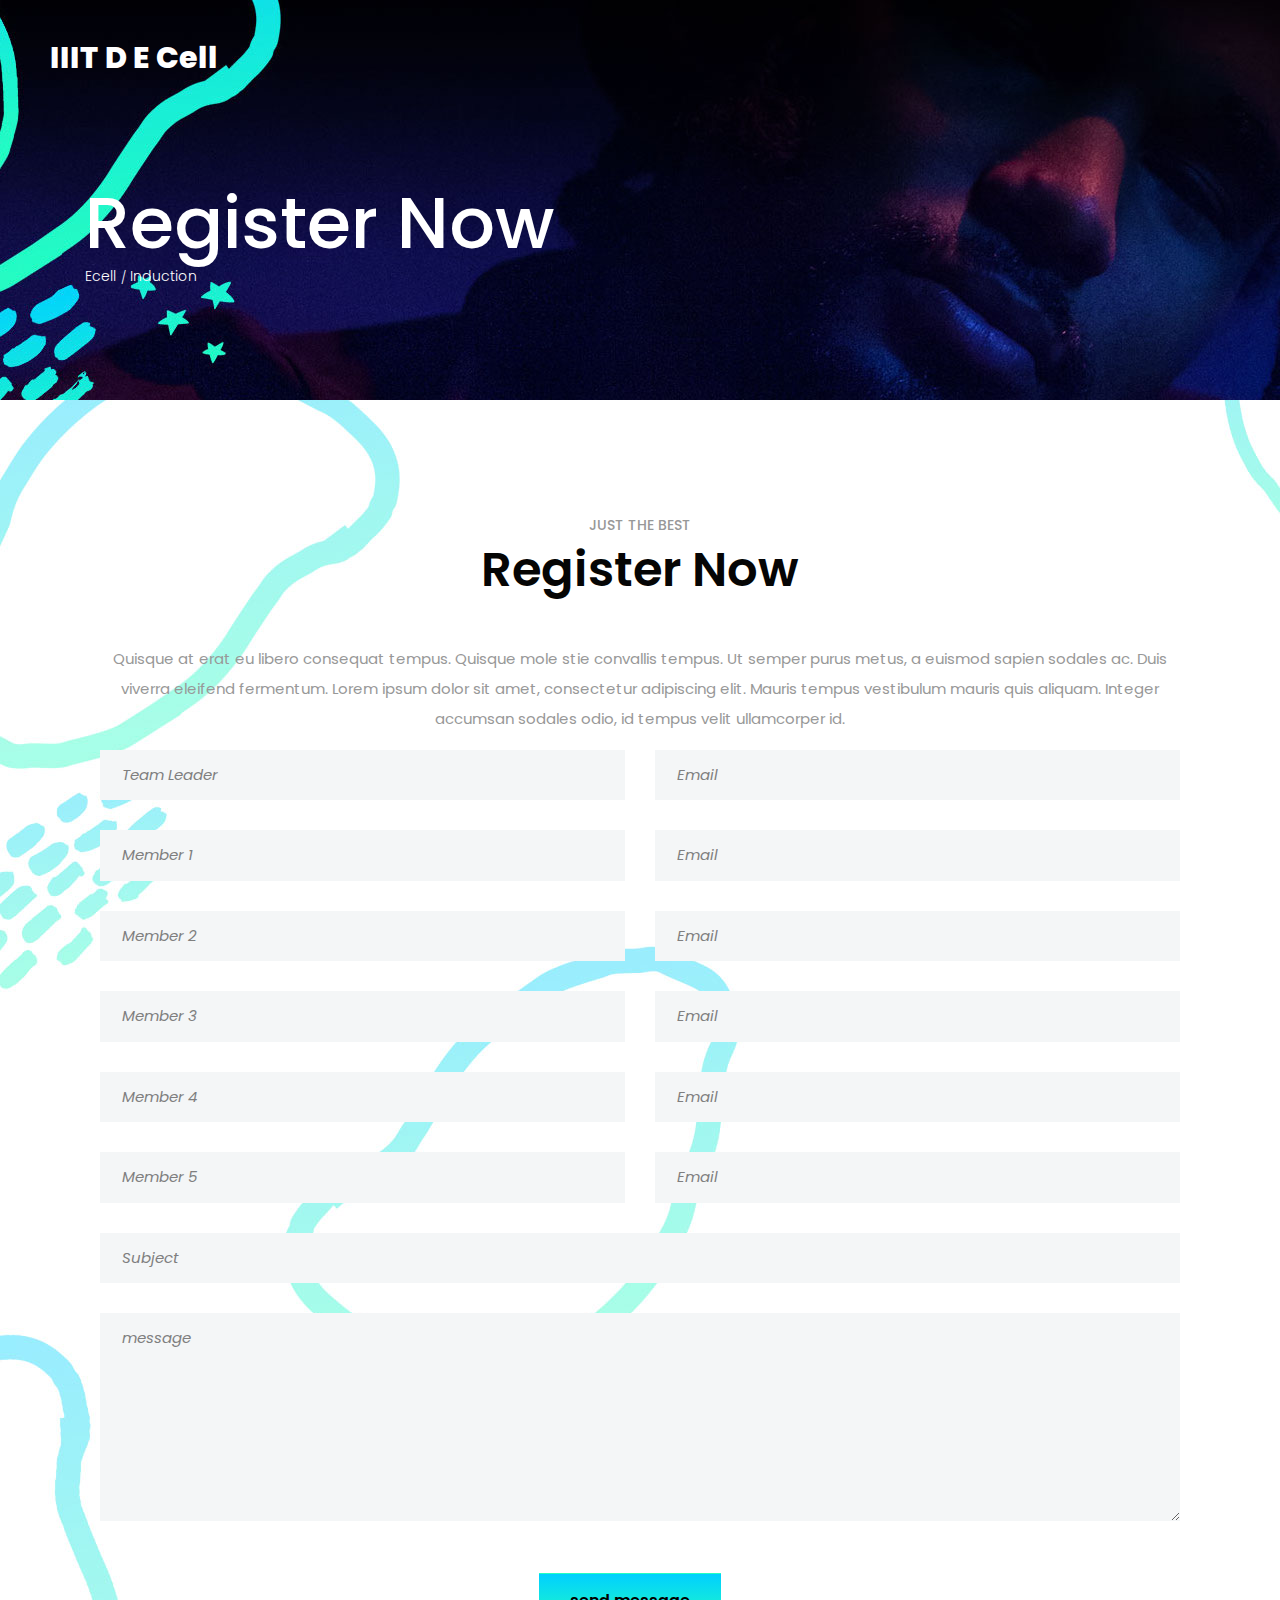
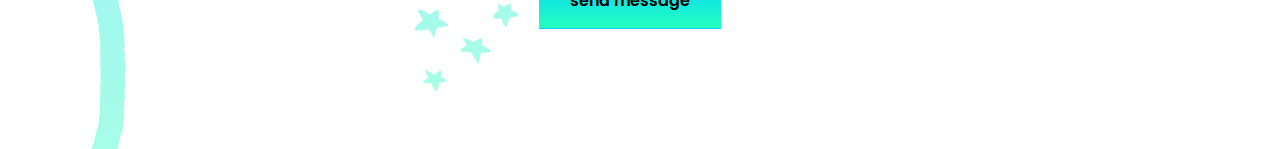
<file: contact.html>
<!DOCTYPE html>
<html lang="en" dir="ltr">
<head>
    <!-- Required meta tags -->
    <meta charset="utf-8">
    <meta name="viewport" content="width=device-width, initial-scale=1, shrink-to-fit=no">

    <title>Hello World!</title>

    <link href="https://fonts.googleapis.com/css?family=Poppins:300,400,500,600,700" rel="stylesheet">
    <!-- Bootstrap CSS -->
    <link rel="stylesheet" href="css/bootstrap.min.css">

    <!-- FontAwesome CSS -->
    <link rel="stylesheet" href="css/fontawesome-all.min.css">

    <!-- Swiper CSS -->
    <link rel="stylesheet" href="css/swiper.min.css">

    <!-- Styles -->
    <link rel="stylesheet" href="style.css">
</head>

<body class="contact-page">
    <header class="site-header">
        <div class="header-bar">
            <div class="container-fluid">
                <div class="row align-items-center">
                    <div class="col-10 col-lg-4">
                        <h1 class="site-branding flex">
                            <a href="#">IIIT D E Cell</a>
                        </h1>
                    </div>
                </div><!-- .row -->
            </div><!-- container-fluid -->
        </div><!-- header-bar -->
    </header><!-- .site-header -->

    <div class="page-header">
        <div class="container">
            <div class="row">
                <div class="col-12">
                    <div class="entry-header">
                        <h2 class="entry-title">Register Now</h2>

                        <ul class="breadcrumbs flex align-items-center">
                            <li><a href="#">Ecell</a></li>
                            <li>Induction</li>
                        </ul><!-- .breadcrumbs -->
                    </div><!-- entry-header -->
                </div><!-- col-12 -->
            </div><!-- row -->
        </div><!-- container -->
    </div><!-- page-header -->

            <div class="get-in-touch">
                <div class="entry-header">
                    <div class="entry-title">
                        <p>JUST THE BEST</p>
                        <h2>Register Now</h2>
                    </div><!-- entry-title -->
                </div><!-- entry-header -->

                <div class="entry-content">
                    <p>Quisque at erat eu libero consequat tempus. Quisque mole stie convallis tempus.
                        Ut semper purus metus, a euismod sapien sodales ac. Duis viverra eleifend fermentum.
                         Lorem ipsum dolor sit amet, consectetur adipiscing elit. Mauris tempus vestibulum mauris quis aliquam.
                        Integer accumsan sodales odio, id tempus velit ullamcorper id.</p>
                </div><!-- entry-content -->

                <div class="contact-form">
                    <form id="contact-form" method="post" action="contact.php">
                    <div class="row">
                        <div class="col-12 col-md-6">
                            <input type="text" name="name" placeholder="Team Leader" required>
                        </div>
                        <div class="col-12 col-md-6">
                            <input type="email" name="email" placeholder="Email">
                        </div>
                       <div class="col-12 col-md-6">
                            <input type="text" placeholder="Member 1">
                        </div>
                        <div class="col-12 col-md-6">
                            <input type="email" placeholder="Email">
                        </div>
                       <div class="col-12 col-md-6">
                            <input type="text" placeholder="Member 2">
                        </div>
                        <div class="col-12 col-md-6">
                            <input type="email" placeholder="Email">
                        </div>
                       <div class="col-12 col-md-6">
                            <input type="text" placeholder="Member 3">
                        </div>
                        <div class="col-12 col-md-6">
                            <input type="email" placeholder="Email">
                        </div>
                       <div class="col-12 col-md-6">
                            <input type="text" placeholder="Member 4">
                        </div>
                        <div class="col-12 col-md-6">
                            <input type="email" placeholder="Email">
                        </div>
                       <div class="col-12 col-md-6">
                            <input type="text" placeholder="Member 5">
                        </div>
                        <div class="col-12 col-md-6">
                            <input type="email" placeholder="Email">
                        </div>
                        <div class="col-12">
                            <input type="text" placeholder="Subject">
                        </div>

                        <div class="col-12">
                            <textarea name="message" rows="8" cols="80" placeholder="message"></textarea>
                        </div>

                        <div class="col-12 submit flex justify-content-center">
                            <input type="submit" name="" value="send message" class="btn">
                        </div>
                    </div><!-- row -->
                </form>
                </div><!-- contact-form -->
            </div><!-- newsletter-subscribe -->
        </div><!-- main-content -->
    </div><!-- container -->

    <script type='text/javascript' src='js/jquery.js'></script>
    <script type='text/javascript' src='js/masonry.pkgd.min.js'></script>
    <script type='text/javascript' src='js/jquery.collapsible.min.js'></script>
    <script type='text/javascript' src='js/swiper.min.js'></script>
    <script type='text/javascript' src='js/jquery.countdown.min.js'></script>
    <script type='text/javascript' src='js/circle-progress.min.js'></script>
    <script type='text/javascript' src='js/jquery.countTo.min.js'></script>
    <script type='text/javascript' src='js/custom.js'></script>
</body>
</html>
</file>
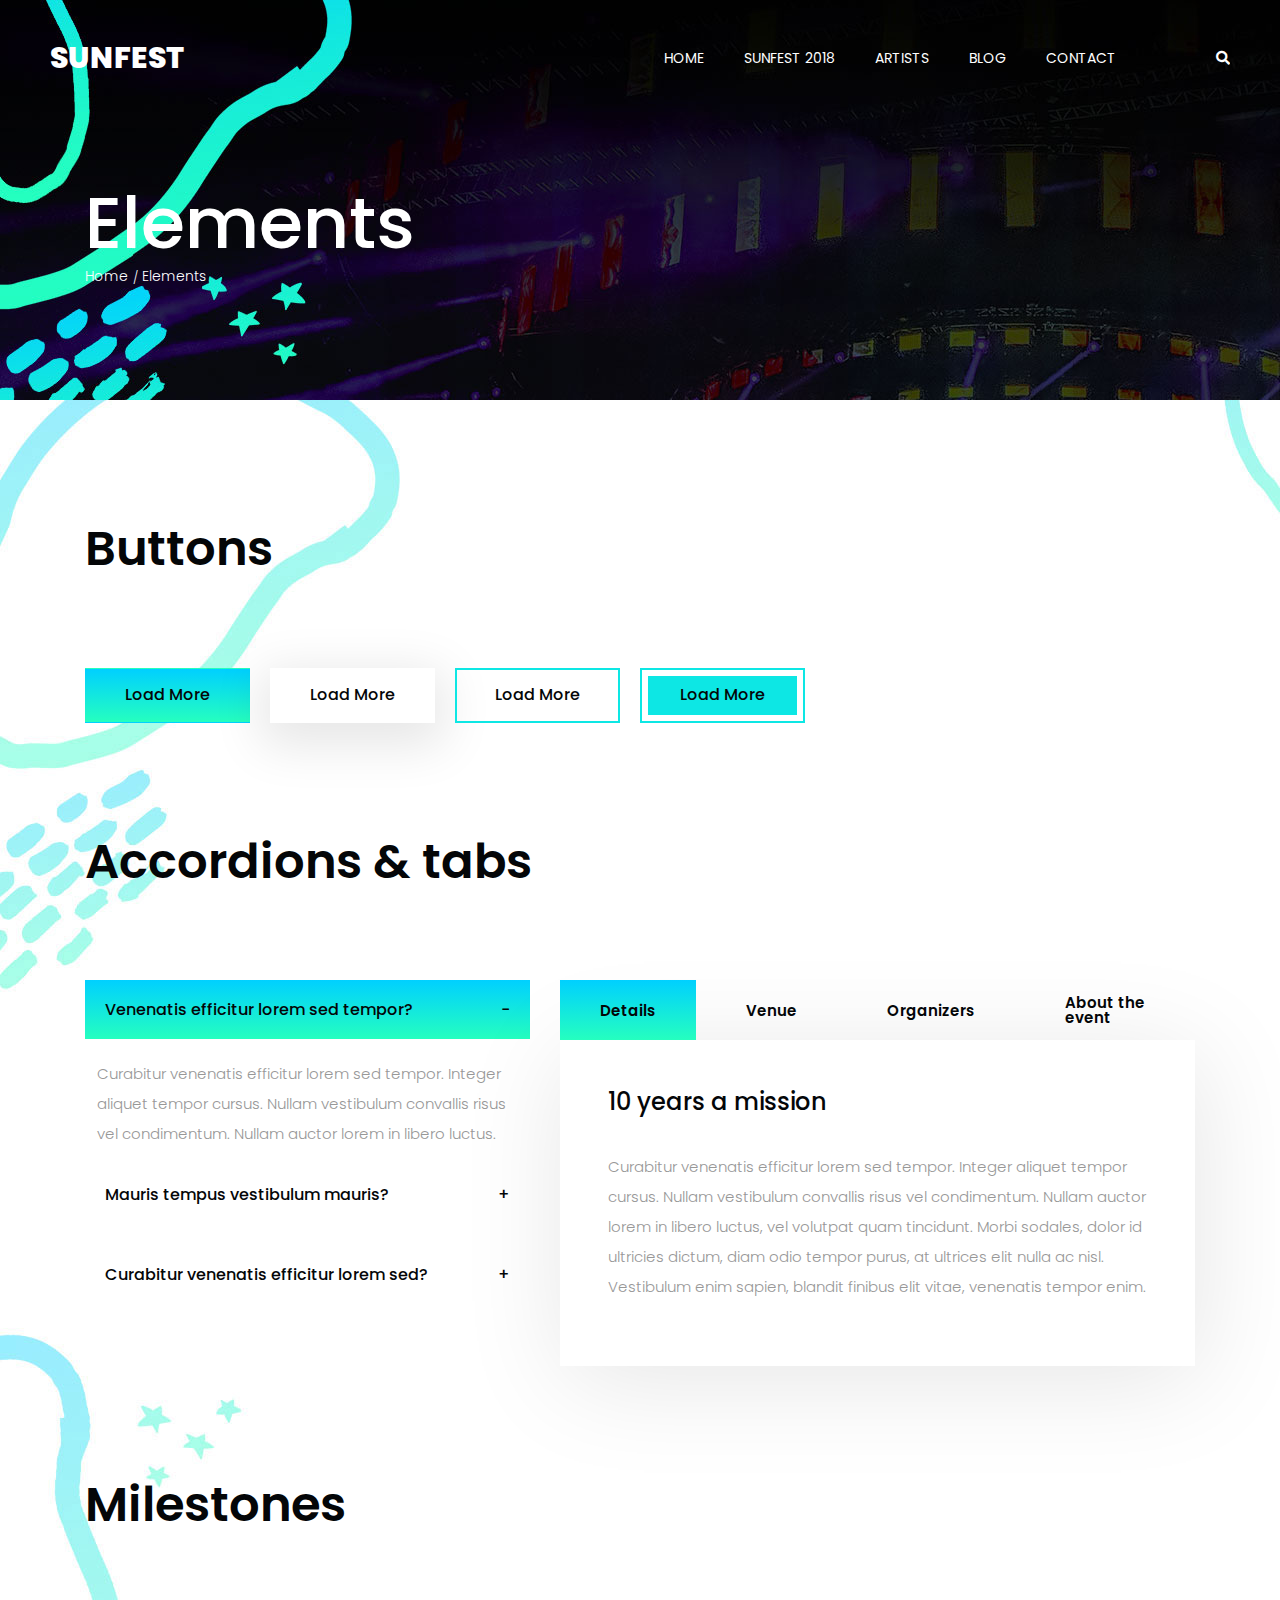
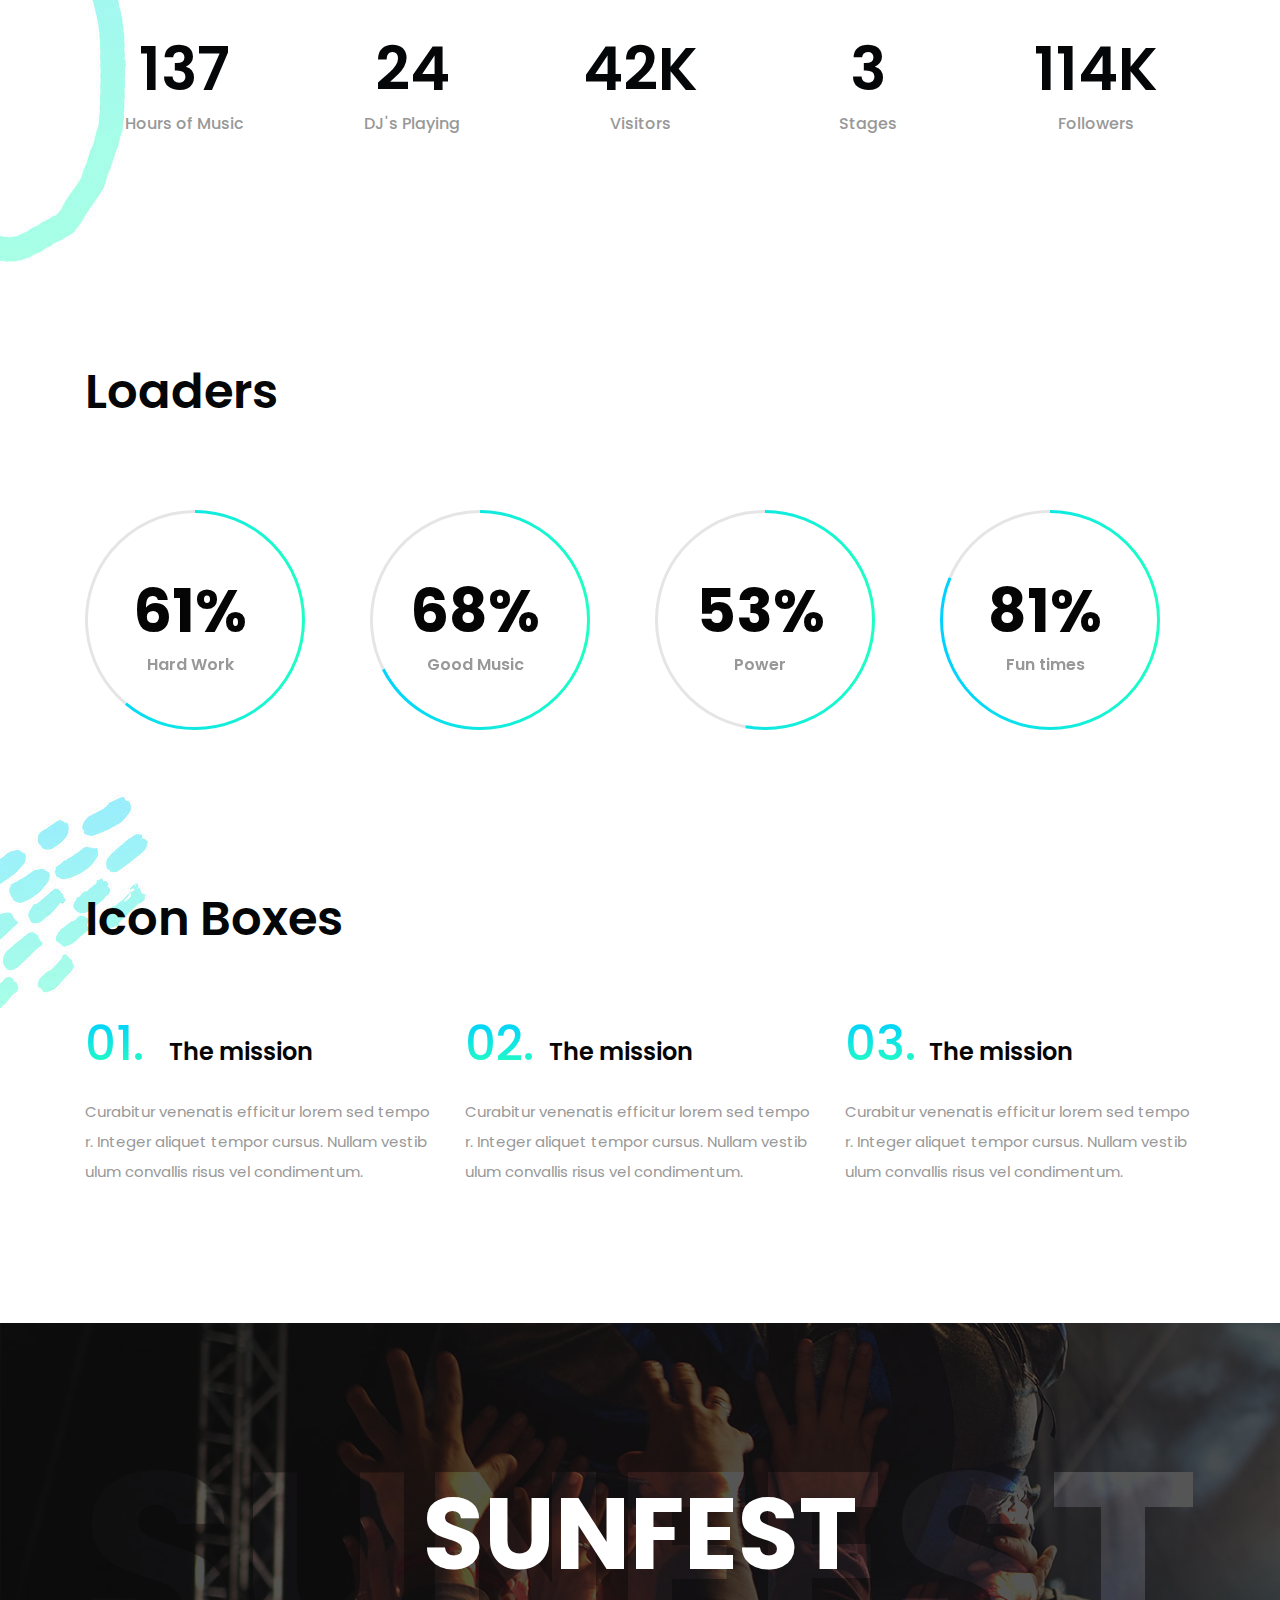
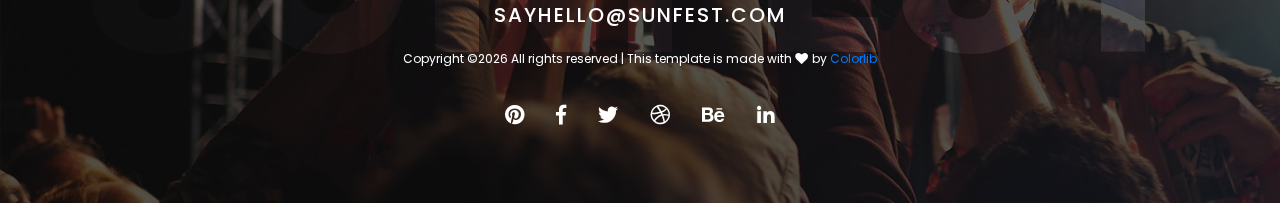
<file: elements.html>
<!DOCTYPE html>
<html lang="en" dir="ltr">
<head>
    <!-- Required meta tags -->
    <meta charset="utf-8">
    <meta name="viewport" content="width=device-width, initial-scale=1, shrink-to-fit=no">

    <title>Hello World!</title>

    <link href="https://fonts.googleapis.com/css?family=Poppins:300,400,500,600,700" rel="stylesheet">
    <!-- Bootstrap CSS -->
    <link rel="stylesheet" href="css/bootstrap.min.css">

    <!-- FontAwesome CSS -->
    <link rel="stylesheet" href="css/fontawesome-all.min.css">

    <!-- Swiper CSS -->
    <link rel="stylesheet" href="css/swiper.min.css">

    <!-- Styles -->
    <link rel="stylesheet" href="style.css">
</head>
<body class="elements-page">
    <header class="site-header">
        <div class="header-bar">
            <div class="container-fluid">
                <div class="row align-items-center">
                    <div class="col-10 col-lg-4">
                        <h1 class="site-branding flex">
                            <a href="#">SUNFEST</a>
                        </h1>
                    </div>

                    <div class="col-2 col-lg-8">
                        <nav class="site-navigation">
                            <div class="hamburger-menu d-lg-none">
                                <span></span>
                                <span></span>
                                <span></span>
                                <span></span>
                            </div><!-- .hamburger-menu -->

                            <ul>
                                <li><a href="#">HOME</a></li>
                                <li><a href="#">SUNFEST 2018</a></li>
                                <li><a href="#">ARTISTS</a></li>
                                <li><a href="#">BLOG</a></li>
                                <li><a href="#">CONTACT</a></li>
                                <li><a href="#"><i class="fas fa-search"></i></a></li>
                            </ul><!-- flex -->
                        </nav><!-- .site-navigation -->
                    </div><!-- .col-12 -->
                </div><!-- .row -->
            </div><!-- container-fluid -->
        </div><!-- header-bar -->
    </header><!-- .site-header -->

    <div class="page-header">
        <div class="container">
            <div class="row">
                <div class="col-12">
                    <div class="entry-header">
                        <h2 class="entry-title">Elements</h2>

                        <ul class="breadcrumbs flex align-items-center">
                            <li><a href="#">Home</a></li>
                            <li>Elements</li>
                        </ul><!-- .breadcrumbs -->
                    </div><!-- .entry-header -->
                </div><!-- .col-12 -->
            </div><!-- .row -->
        </div><!-- .container -->
    </div><!-- .page-header -->

    <div class="main-content">
            <div class="container">
                <div class="row elements-wrap">
                    <div class="col-12 buttons-wrap">
                        <div class="entry-header">
                            <h2 class="entry-title">Buttons</h2>
                        </div><!-- entry-header -->

                        <div class="entry-content flex">
                            <a href="#" class="btn gradient flex justify-content-center align-items-center">Load More</a>
                            <a href="#" class="btn white flex justify-content-center align-items-center">Load More</a>
                            <a href="#" class="btn border-blu flex justify-content-center align-items-center">Load More</a>
                            <a href="#" class="btn color-border flex justify-content-center align-items-center">Load More</a>
                        </div><!-- entry-content -->
                    </div><!-- col-12 -->
                </div><!-- row elements-wrap -->

                <div class="row elements-wrap">
                    <div class="col-12 accordion-and-tabs-wrap">
                        <div class="entry-header">
                            <h2 class="entry-title">Accordions & tabs</h2>
                        </div><!-- entry-header -->

                        <div class="entry-content">
                            <div class="row">
                                <div class="col-12 col-lg-5">
                                    <div class="accordion-wrap type-accordion">
                                        <h3 class="entry-title active flex justify-content-between">Venenatis efficitur lorem sed tempor?<span class="arrow-r"></span></h3>

                                        <div class="entry-content">
                                            <p>Curabitur venenatis efficitur lorem sed tempor. Integer aliquet tempor cursus. Nullam vestibulum convallis risus vel condimentum. Nullam auctor lorem in libero luctus.</p>
                                        </div>

                                        <h3 class="entry-title flex justify-content-between">Mauris tempus vestibulum mauris?<span class="arrow-r"></span></h3>

                                        <div class="entry-content">
                                            <p>Curabitur venenatis efficitur lorem sed tempor. Integer aliquet tempor cursus. Nullam vestibulum convallis risus vel condimentum. Nullam auctor lorem in libero luctus.</p>
                                        </div>

                                        <h3 class="entry-title flex justify-content-between">Curabitur venenatis efficitur lorem sed?<span class="arrow-r"></span></h3>

                                        <div class="entry-content">
                                            <p>Curabitur venenatis efficitur lorem sed tempor. Integer aliquet tempor cursus. Nullam vestibulum convallis risus vel condimentum. Nullam auctor lorem in libero luctus.</p>
                                        </div>
                                    </div>
                                </div><!-- col-5 -->

                                <div class="col-12 col-lg-7 mt-5 mt-lg-0">
                                    <div class="tabs">
                                        <ul class="tabs-nav flex">
                                            <li class="tab-nav flex justify-content-center align-items-center active" data-target="#tab_details">Details</li>
                                            <li class="tab-nav flex justify-content-center align-items-center" data-target="#tab_venue">Venue</li>
                                            <li class="tab-nav flex justify-content-center align-items-center" data-target="#tab_organizers">Organizers</li>
                                            <li class="tab-nav flex justify-content-center align-items-center" data-target="#tab_about">About the event</li>
                                        </ul><!-- tabs-nav -->

                                        <div class="tabs-container">
                                            <div id="tab_details" class="tab-content">
                                                <h2 class="entry-header">10 years a mission</h2>

                                                <p>Curabitur venenatis efficitur lorem sed tempor. Integer aliquet tempor cursus. Nullam vestibulum convallis risus vel condimentum. Nullam auctor lorem in libero luctus, vel volutpat quam tincidunt. Morbi sodales, dolor id ultricies dictum, diam odio tempor purus, at ultrices elit nulla ac nisl. Vestibulum enim sapien, blandit finibus elit vitae, venenatis tempor enim.</p>
                                            </div>

                                            <div id="tab_venue" class="tab-content">
                                                <h2 class="entry-header">10 years a mission</h2>

                                                <p>Curabitur venenatis efficitur lorem sed tempor. Integer aliquet tempor cursus. Nullam vestibulum convallis risus vel condimentum. Nullam auctor lorem in libero luctus, vel volutpat quam tincidunt. Morbi sodales, dolor id ultricies dictum, diam odio tempor purus, at ultrices elit nulla ac nisl. Vestibulum enim sapien, blandit finibus elit vitae, venenatis tempor enim.</p>
                                            </div>

                                            <div id="tab_organizers" class="tab-content">
                                                <h2 class="entry-header">10 years a mission</h2>

                                                <p>Curabitur venenatis efficitur lorem sed tempor. Integer aliquet tempor cursus. Nullam vestibulum convallis risus vel condimentum. Nullam auctor lorem in libero luctus, vel volutpat quam tincidunt. Morbi sodales, dolor id ultricies dictum, diam odio tempor purus, at ultrices elit nulla ac nisl. Vestibulum enim sapien, blandit finibus elit vitae, venenatis tempor enim.</p>
                                            </div>

                                            <div id="tab_about" class="tab-content">
                                                <h2 class="entry-header">10 years a mission</h2>

                                                <p>Curabitur venenatis efficitur lorem sed tempor. Integer aliquet tempor cursus. Nullam vestibulum convallis risus vel condimentum. Nullam auctor lorem in libero luctus, vel volutpat quam tincidunt. Morbi sodales, dolor id ultricies dictum, diam odio tempor purus, at ultrices elit nulla ac nisl. Vestibulum enim sapien, blandit finibus elit vitae, venenatis tempor enim.</p>
                                            </div>
                                        </div>
                                    </div>
                                </div><!-- col-7 -->
                            </div><!-- row -->
                        </div><!-- entry-content -->
                    </div><!-- col-12 -->
                </div><!-- row elements-wrap -->

                <div class="row elements-wrap">
                    <div class="col-12">
                        <div class="entry-header">
                            <h2 class="entry-title">Milestones</h2>
                        </div><!-- entry-header -->

                        <div class="milestones">
                            <div class="row flex flex-wrap justify-content-between">
                                <div class="d-col-n mt-5 mt-lg-0">
                                    <div class="counter-box">
                                        <div class="flex justify-content-center">
                                            <div class="start-counter" data-to="390" data-speed="2000"></div>
                                        </div>

                                        <h3 class="entry-title">Hours of Music</h3><!-- entry-title -->
                                    </div><!-- counter-box -->
                                </div><!-- d-col-n -->

                                <div class="d-col-n mt-5 mt-lg-0">
                                    <div class="counter-box">
                                        <div class="flex justify-content-center">
                                            <div class="start-counter" data-to="68" data-speed="2000"></div>
                                        </div>

                                        <h3 class="entry-title">DJ's Playing</h3><!-- entry-title -->
                                    </div><!-- counter-box -->
                                </div><!-- d-col-n -->

                                <div class="d-col-n mt-5 mt-lg-0">
                                    <div class="counter-box">
                                        <div class="flex justify-content-center">
                                            <div class="start-counter" data-to="120" data-speed="2000"></div>
                                            <div class="counter-k">K</div>
                                        </div>

                                        <h3 class="entry-title">Visitors</h3><!-- entry-title -->
                                    </div><!-- counter-box -->
                                </div><!-- d-col-n -->

                                <div class="d-col-n mt-5 mt-lg-0">
                                    <div class="counter-box">
                                        <div class="flex justify-content-center">
                                            <div class="start-counter" data-to="8" data-speed="2000"></div>
                                        </div>

                                        <h3 class="entry-title">Stages</h3><!-- entry-title -->
                                    </div><!-- counter-box -->
                                </div><!-- d-col-n -->

                                <div class="d-col-n mt-5 mt-lg-0">
                                    <div class="counter-box">
                                        <div class="flex justify-content-center">
                                            <div class="start-counter" data-to="325" data-speed="2000"></div>
                                            <div class="counter-k">K</div>
                                        </div>

                                        <h3 class="entry-title">Followers</h3><!-- entry-title -->
                                    </div><!-- counter-box -->
                                </div><!-- d-col-n -->
                            </div>
                        </div>
                    </div><!-- col-12 -->
                </div><!-- row elements-wrap -->

                <div class="row elements-wrap">
                    <div class="col-12">
                        <div class="entry-header">
                            <h2 class="entry-title">Loaders</h2>
                        </div><!-- entry-header -->

                        <div class="entry-content elements-container">
                            <div class="row">
                                <div class="col-12 col-sm-6 col-md-4 col-lg-3">
                                    <div class="circular-progress-bar">
                                        <div class="circle" id="hard_work">
                                            <strong></strong>
                                            <h3 class="entry-title">Hard Work</h3>
                                        </div>
                                    </div>
                                </div>

                                <div class="col-12 col-sm-6 col-md-4 col-lg-3">
                                    <div class="circular-progress-bar">
                                        <div class="circle" id="good_music">
                                            <strong></strong>
                                            <h3 class="entry-title">Good Music</h3>
                                        </div>
                                    </div>
                                </div>

                                <div class="col-12 col-sm-6 col-md-4 col-lg-3">
                                    <div class="circular-progress-bar">
                                        <div class="circle" id="power">
                                            <strong></strong>
                                            <h3 class="entry-title">Power</h3>
                                        </div>
                                    </div>
                                </div>

                                <div class="col-12 col-sm-6 col-md-4 col-lg-3">
                                    <div class="circular-progress-bar">
                                        <div class="circle" id="fun_time">
                                            <strong></strong>
                                            <h3 class="entry-title">Fun times</h3>
                                        </div>
                                    </div>
                                </div>
                            </div>
                        </div>
                    </div><!-- col-12 -->
                </div><!-- row elements-wrap -->

                <div class="row elements-wrap">
                    <div class="col-12">
                        <div class="entry-header">
                            <h2 class="entry-title">Icon Boxes</h2>
                        </div><!-- entry-header -->

                        <div class="entry-content">
                            <div class="row">
                                <div class="col-12 col-md-6 col-lg-4">
                                    <div class="icon-box icon-box-1">
                                        <div class="entry-header">
                                            <h3 class="entry-title">The mission</h3>
                                        </div><!-- entry-header -->

                                        <div class="entry-content">
                                            <p>Curabitur venenatis efficitur lorem sed tempor. Integer aliquet tempor cursus.
                                                Nullam vestibulum convallis risus vel condimentum. </p>
                                        </div><!-- entry-content -->
                                    </div><!-- icon-box -->
                                </div><!-- col-4 -->

                                <div class="col-12 col-md-6 col-lg-4 mt-5 mt-md-0">
                                    <div class="icon-box icon-box-2">
                                        <div class="entry-header">
                                            <h3 class="entry-title">The mission</h3>
                                        </div><!-- entry-header -->

                                        <div class="entry-content">
                                            <p>Curabitur venenatis efficitur lorem sed tempor. Integer aliquet tempor cursus.
                                                Nullam vestibulum convallis risus vel condimentum. </p>
                                        </div><!-- entry-content -->
                                    </div><!-- icon-box -->
                                </div><!-- col-4 -->

                                <div class="col-12 col-md-6 col-lg-4 mt-5 mt-lg-0">
                                    <div class="icon-box icon-box-3">
                                        <div class="entry-header">
                                            <h3 class="entry-title">The mission</h3>
                                        </div><!-- entry-header -->

                                        <div class="entry-content">
                                            <p>Curabitur venenatis efficitur lorem sed tempor. Integer aliquet tempor cursus.
                                                Nullam vestibulum convallis risus vel condimentum. </p>
                                        </div><!-- entry-content -->
                                    </div><!-- icon-box -->
                                </div><!-- col-4 -->
                            </div><!-- row -->
                        </div><!-- entry-content -->
                    </div><!-- col-12 -->
                </div><!-- row elements-wrap -->
            </div><!-- container -->
    </div><!-- main-content -->

    <footer class="site-footer">
        <div class="footer-cover-title flex justify-content-center align-items-center">
            <h2>SUNFEST</h2>
        </div><!-- .site-footer -->

        <div class="footer-content-wrapper">
            <div class="container">
                <div class="row">
                    <div class="col-12">
                        <div class="entry-title">
                            <a href="#">SUNFEST</a>
                        </div><!-- entry-title -->

                        <div class="entry-mail">
                            <a href="#">SAYHELLO@SUNFEST.COM</a>
                        </div><!-- .entry-mail -->

                        <div class="copyright-info">
                            <!-- Link back to Colorlib can't be removed. Template is licensed under CC BY 3.0. -->
Copyright &copy;<script>document.write(new Date().getFullYear());</script> All rights reserved | This template is made with <i class="fa fa-heart" aria-hidden="true"></i> by <a href="https://colorlib.com" target="_blank">Colorlib</a>
<!-- Link back to Colorlib can't be removed. Template is licensed under CC BY 3.0. -->
                        </div><!-- copyright-info -->

                        <div class="footer-social">
                            <ul class="flex justify-content-center align-items-center">
                                <li><a href="#"><i class="fab fa-pinterest"></i></a></li>
                                <li><a href="#"><i class="fab fa-facebook-f"></i></a></li>
                                <li><a href="#"><i class="fab fa-twitter"></i></a></li>
                                <li><a href="#"><i class="fab fa-dribbble"></i></a></li>
                                <li><a href="#"><i class="fab fa-behance"></i></a></li>
                                <li><a href="#"><i class="fab fa-linkedin-in"></i></a></li>
                            </ul>
                        </div><!-- footer-social -->
                    </div><!-- col -->
                </div><!-- row -->
            </div><!-- container -->
        </div><!-- footer-content-wrapper -->
    </footer><!-- site-footer -->

    <script type='text/javascript' src='js/jquery.js'></script>
    <script type='text/javascript' src='js/masonry.pkgd.min.js'></script>
    <script type='text/javascript' src='js/jquery.collapsible.min.js'></script>
    <script type='text/javascript' src='js/swiper.min.js'></script>
    <script type='text/javascript' src='js/jquery.countdown.min.js'></script>
    <script type='text/javascript' src='js/circle-progress.min.js'></script>
    <script type='text/javascript' src='js/jquery.countTo.min.js'></script>
    <script type='text/javascript' src='js/custom.js'></script>
</body>
</html>
</file>
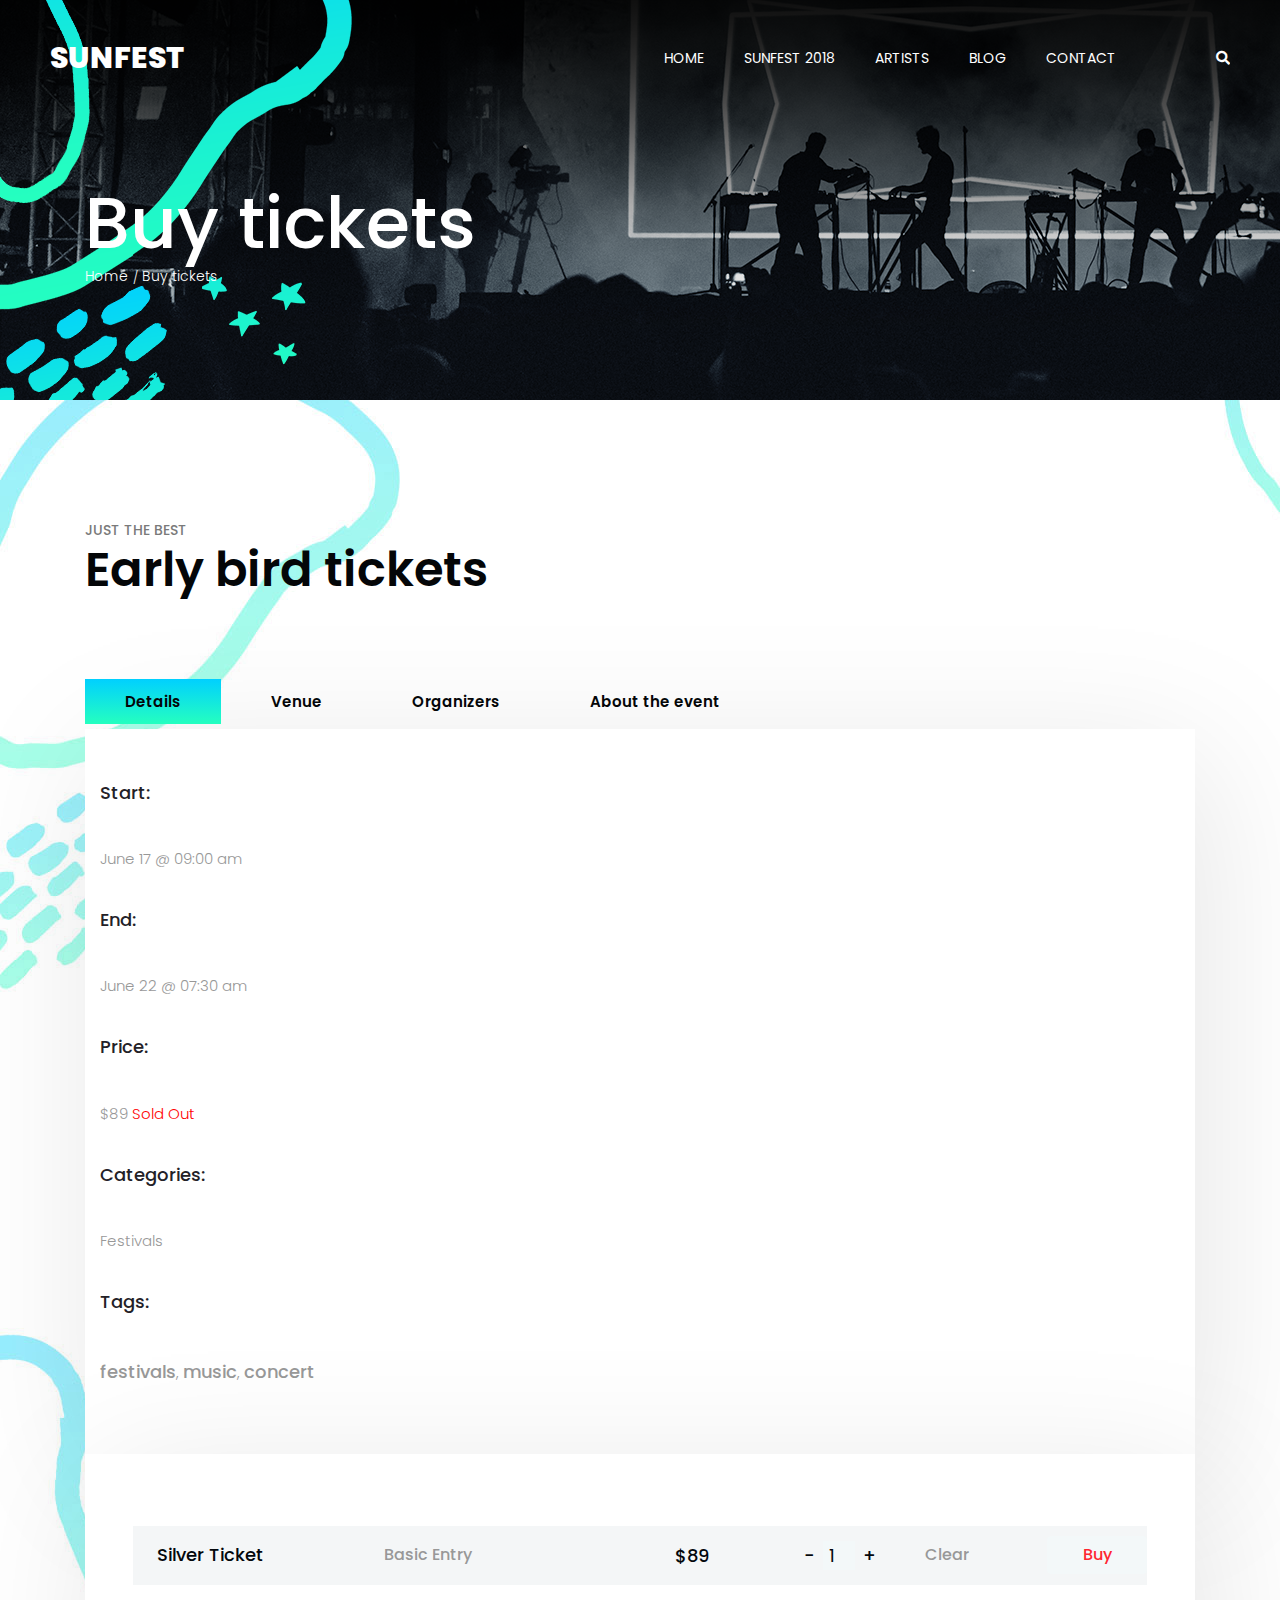
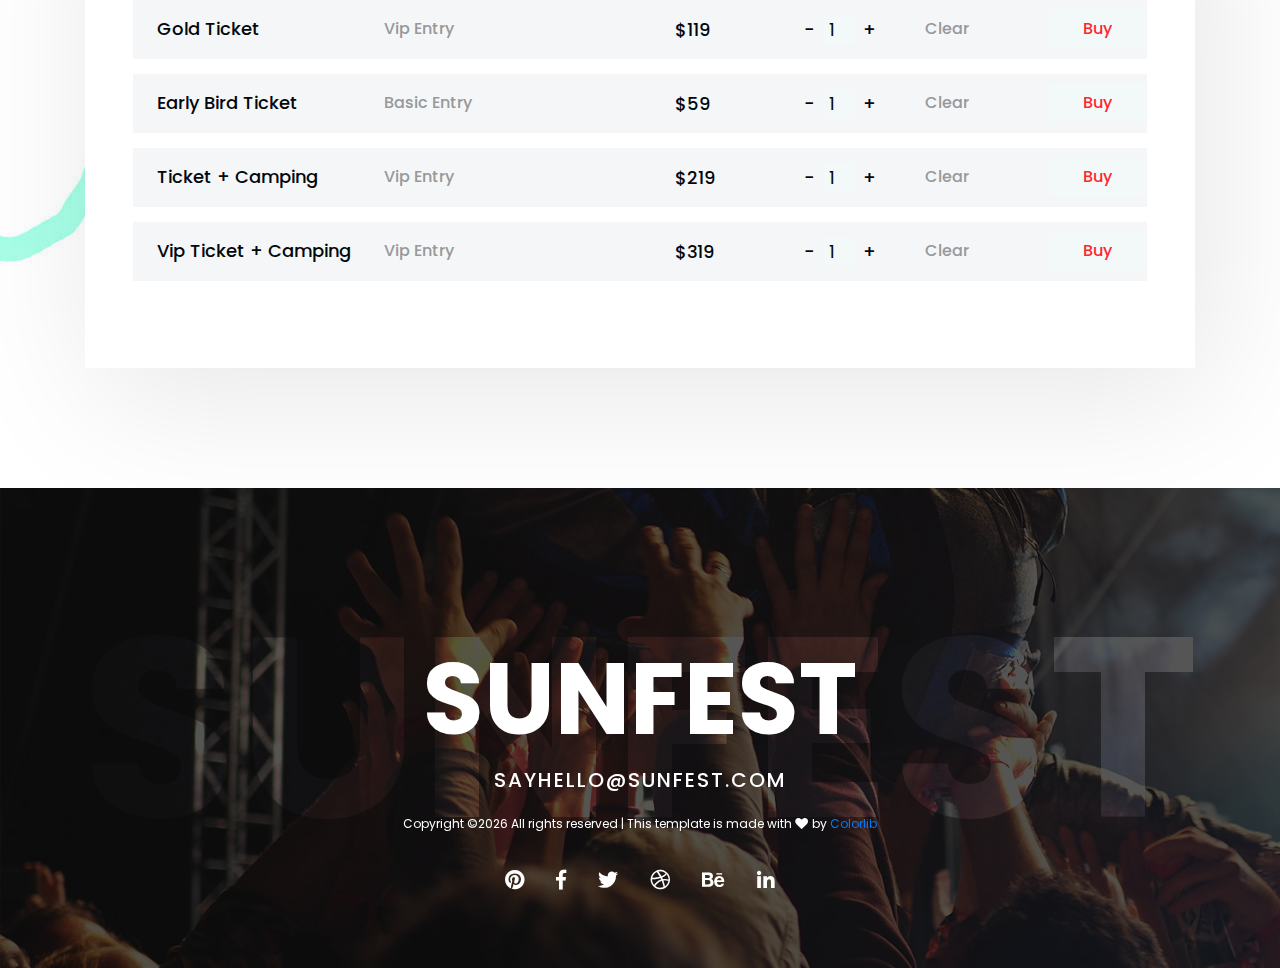
<file: ticket.html>
<!DOCTYPE html>
<html lang="en" dir="ltr">
<head>
    <!-- Required meta tags -->
    <meta charset="utf-8">
    <meta name="viewport" content="width=device-width, initial-scale=1, shrink-to-fit=no">

    <title>Hello World!</title>

    <link href="https://fonts.googleapis.com/css?family=Poppins:300,400,500,600,700" rel="stylesheet">
    <!-- Bootstrap CSS -->
    <link rel="stylesheet" href="css/bootstrap.min.css">

    <!-- FontAwesome CSS -->
    <link rel="stylesheet" href="css/fontawesome-all.min.css">

    <!-- Swiper CSS -->
    <link rel="stylesheet" href="css/swiper.min.css">

    <!-- Styles -->
    <link rel="stylesheet" href="style.css">
</head>

<body class="tickets-page">
    <header class="site-header">
        <div class="header-bar">
            <div class="container-fluid">
                <div class="row align-items-center">
                    <div class="col-10 col-lg-4">
                        <h1 class="site-branding flex">
                            <a href="#">SUNFEST</a>
                        </h1>
                    </div>

                    <div class="col-2 col-lg-8">
                        <nav class="site-navigation">
                            <div class="hamburger-menu d-lg-none">
                                <span></span>
                                <span></span>
                                <span></span>
                                <span></span>
                            </div><!-- .hamburger-menu -->

                            <ul>
                                <li><a href="#">HOME</a></li>
                                <li><a href="#">SUNFEST 2018</a></li>
                                <li><a href="#">ARTISTS</a></li>
                                <li><a href="#">BLOG</a></li>
                                <li><a href="#">CONTACT</a></li>
                                <li><a href="#"><i class="fas fa-search"></i></a></li>
                            </ul><!-- flex -->
                        </nav><!-- .site-navigation -->
                    </div><!-- .col-12 -->
                </div><!-- .row -->
            </div><!-- container-fluid -->
        </div><!-- header-bar -->
    </header><!-- .site-header -->

    <div class="page-header">
        <div class="container">
            <div class="row">
                <div class="col-12">
                    <div class="entry-header">
                        <h2 class="entry-title">Buy tickets</h2>

                        <ul class="breadcrumbs flex align-items-center">
                            <li><a href="#">Home</a></li>
                            <li>Buy tickets</li>
                        </ul><!-- .breadcrumbs -->
                    </div><!-- entry-header -->
                </div><!-- col-12 -->
            </div><!-- row -->
        </div><!-- container -->
    </div><!-- page-header -->

    <div class="main-content">
        <div class="container">
            <div class="entry-header">
                <div class="entry-title">
                    <p>JUST THE BEST</p>
                    <h2>Early bird tickets</h2>
                </div><!-- entry-title -->
            </div><!-- entry-header -->

            <div class="row">
                <div class="col-12">
                    <div class="tabs">
                        <ul class="tabs-nav flex">
                            <li class="tab-nav flex justify-content-center align-items-center active" data-target="#tab_details">Details</li>
                            <li class="tab-nav flex justify-content-center align-items-center" data-target="#tab_venue">Venue</li>
                            <li class="tab-nav flex justify-content-center align-items-center" data-target="#tab_organizers">Organizers</li>
                            <li class="tab-nav flex justify-content-center align-items-center" data-target="#tab_about">About the event</li>
                        </ul><!-- tabs-nav -->

                        <div class="tabs-container">
                            <div id="tab_details" class="tab-content">
                                <div class="flex flex-wrap justify-content-between">
                                    <div class="single-event-details">
                                        <div class="single-event-details-row">
                                            <label>Start:</label>
                                            <p>June 17 @ 09:00 am</p>
                                        </div>

                                        <div class="single-event-details-row">
                                            <label>End:</label>
                                            <p>June 22 @ 07:30 am</p>
                                        </div>

                                        <div class="single-event-details-row">
                                            <label>Price:</label>
                                            <p class="sold-out">$89 <span>Sold Out</span></p>
                                        </div>

                                        <div class="single-event-details-row">
                                            <label>Categories:</label>
                                            <p>Festivals</p>
                                        </div>

                                        <div class="single-event-details-row">
                                            <label>Tags:</label>
                                            <p><a href="#">festivals</a>, <a href="#">music</a>, <a href="#">concert</a></p>
                                        </div>
                                    </div>

                                    <div class="single-event-map">
                                        <iframe id="gmap_canvas" src="https://maps.google.com/maps?q=university of san francisco&t=&z=15&ie=UTF8&iwloc=&output=embed" frameborder="0" scrolling="no" marginheight="0" marginwidth="0"></iframe>
                                    </div>
                                </div>
                            </div><!-- .tab-content -->

                            <div id="tab_venue" class="tab-content">
                                <p>Curabitur venenatis efficitur lorem sed tempor. Integer aliquet tempor cursus. Nullam vestibulum convallis risus vel condimentum. Nullam auctor lorem in libero luctus, vel volutpat quam tincidunt. Morbi sodales, dolor id ultricies dictum, diam odio tempor purus, at ultrices elit nulla ac nisl. Vestibulum enim sapien, blandit finibus elit vitae, venenatis tempor enim. </p>
                            </div><!-- .tab-content -->

                            <div id="tab_organizers" class="tab-content">
                                <p>Curabitur venenatis efficitur lorem sed tempor. Integer aliquet tempor cursus. Nullam vestibulum convallis risus vel condimentum. Nullam auctor lorem in libero luctus, vel volutpat quam tincidunt. Morbi sodales, dolor id ultricies dictum, diam odio tempor purus, at ultrices elit nulla ac nisl. Vestibulum enim sapien, blandit finibus elit vitae, venenatis tempor enim. </p>
                            </div><!-- .tab-content -->

                            <div id="tab_about" class="tab-content">
                                <p>Curabitur venenatis efficitur lorem sed tempor. Integer aliquet tempor cursus. Nullam vestibulum convallis risus vel condimentum. Nullam auctor lorem in libero luctus, vel volutpat quam tincidunt. Morbi sodales, dolor id ultricies dictum, diam odio tempor purus, at ultrices elit nulla ac nisl. Vestibulum enim sapien, blandit finibus elit vitae, venenatis tempor enim. </p>
                            </div><!-- .tab-content -->
                        </div><!-- .tabs-container -->
                    </div><!-- .tabs -->
                </div><!-- .col-12 -->
            </div><!-- .row -->

            <div class="row">
                <div class="col-12">
                    <div class="event-tickets">
                        <div class="ticket-row flex flex-column flex-lg-row justify-content-lg-between align-items-lg-center">
                            <div class="ticket-type flex flex-column flex-lg-row align-items-lg-center">
                                <h3 class="entry-title">Silver Ticket</h3>

                                <span class="mt-2 mt-lg-0">Basic Entry</span>

                                <div class="ticket-price mt-3 mt-lg-0">
                                    $89
                                </div><!-- ticket-price -->
                            </div><!-- ticket-type -->

                            <div class="flex align-items-center">
                                <div class="number-of-tickets flex justify-content-between align-items-center">
                                    <span class="decrease-ticket">-</span>
                                    <input type="number" name="" value="1" class="ticket-count">
                                    <span class="increase-ticket">+</span>
                                </div><!-- number-of-tickets -->

                                <div class="clear-ticket-count">Clear</div>
                            </div><!-- flex -->

                            <input type="submit" name="" value="Buy" class="btn mt-2 mb-2 mt-lg-0 mb-lg-0"><!-- btn -->
                        </div><!-- ticket-row -->

                        <div class="ticket-row flex flex-column flex-lg-row justify-content-lg-between align-items-lg-center">
                            <div class="ticket-type flex flex-column flex-lg-row align-items-lg-center">
                                <h3 class="entry-title"> Gold Ticket</h3>
                                <span class="mt-2 mt-lg-0"> Vip Entry</span>
                                <div class="ticket-price mt-3 mt-lg-0">
                                    $119
                                </div><!-- ticket-price -->
                            </div><!-- ticket-type -->

                            <div class="flex align-items-center">
                                <div class="number-of-tickets flex justify-content-between align-items-center">
                                    <span class="decrease-ticket">-</span>
                                    <input type="number" name="" value="1" class="ticket-count">
                                    <span class="increase-ticket">+</span>
                                </div><!-- number-of-tickets -->

                                <div class="clear-ticket-count">Clear</div>
                            </div><!-- flex -->
                            <input type="submit" name="" value="Buy" class="btn mt-2 mb-2 mt-lg-0 mb-lg-0"><!-- btn -->
                        </div><!-- ticket-row -->

                        <div class="ticket-row flex flex-column flex-lg-row justify-content-lg-between align-items-lg-center">
                            <div class="ticket-type flex flex-column flex-lg-row align-items-lg-center">
                                <h3 class="entry-title"> Early Bird Ticket</h3>
                                <span class="mt-2 mt-lg-0"> Basic Entry</span>
                                <div class="ticket-price mt-3 mt-lg-0">
                                    $59
                                </div><!-- ticket-price -->
                            </div><!-- ticket-type -->

                            <div class="flex align-items-center">
                                <div class="number-of-tickets flex justify-content-between align-items-center">
                                    <span class="decrease-ticket">-</span>
                                    <input type="number" name="" value="1" class="ticket-count">
                                    <span class="increase-ticket">+</span>
                                </div><!-- number-of-tickets -->

                                <div class="clear-ticket-count">Clear</div>
                            </div><!-- flex -->

                            <input type="submit" name="" value="Buy" class="btn mt-2 mb-2 mt-lg-0 mb-lg-0"><!-- btn -->
                        </div><!-- ticket-row -->

                        <div class="ticket-row flex flex-column flex-lg-row justify-content-lg-between align-items-lg-center">
                            <div class="ticket-type flex flex-column flex-lg-row align-items-lg-center">
                                <h3 class="entry-title">Ticket + Camping</h3>
                                <span class="mt-2 mt-lg-0"> Vip Entry</span>
                                <div class="ticket-price mt-3 mt-lg-0">
                                    $219
                                </div><!-- ticket-price -->
                            </div><!-- ticket-type -->

                            <div class="flex align-items-center">
                                <div class="number-of-tickets flex justify-content-between align-items-center">
                                    <span class="decrease-ticket">-</span>
                                    <input type="number" name="" value="1" class="ticket-count">
                                    <span class="increase-ticket">+</span>
                                </div><!-- number-of-tickets -->

                                <div class="clear-ticket-count">Clear</div>
                            </div><!-- flex -->

                            <input type="submit" name="" value="Buy" class="btn mt-2 mb-2 mt-lg-0 mb-lg-0"><!-- btn -->
                        </div><!-- ticket-row -->

                        <div class="ticket-row flex flex-column flex-lg-row justify-content-lg-between align-items-lg-center">
                            <div class="ticket-type flex flex-column flex-lg-row align-items-lg-center">
                                <h3 class="entry-title">Vip Ticket + Camping</h3>
                                <span class="mt-2 mt-lg-0"> Vip Entry</span>
                                <div class="ticket-price mt-3 mt-lg-0">
                                    $319
                                </div><!-- ticket-price -->
                            </div><!-- ticket-type -->

                            <div class="flex align-items-center">
                                <div class="number-of-tickets flex justify-content-between align-items-center">
                                    <span class="decrease-ticket">-</span>
                                    <input type="number" name="" value="1" class="ticket-count">
                                    <span class="increase-ticket">+</span>
                                </div><!-- number-of-tickets -->

                                <div class="clear-ticket-count">Clear</div>
                            </div><!-- flex -->

                            <input type="submit" name="" value="Buy" class="btn"><!-- btn -->
                        </div><!-- ticket-row -->
                    </div><!-- event-tickets -->
                </div><!-- col-12 -->
            </div><!-- row -->
        </div><!-- container -->
    </div><!-- main-content -->

    <footer class="site-footer">
        <div class="footer-cover-title flex justify-content-center align-items-center">
            <h2>SUNFEST</h2>
        </div><!-- .site-footer -->

        <div class="footer-content-wrapper">
            <div class="container">
                <div class="row">
                    <div class="col-12">
                        <div class="entry-title">
                            <a href="#">SUNFEST</a>
                        </div><!-- entry-title -->

                        <div class="entry-mail">
                            <a href="#">SAYHELLO@SUNFEST.COM</a>
                        </div><!-- .entry-mail -->

                        <div class="copyright-info">
                            <!-- Link back to Colorlib can't be removed. Template is licensed under CC BY 3.0. -->
Copyright &copy;<script>document.write(new Date().getFullYear());</script> All rights reserved | This template is made with <i class="fa fa-heart" aria-hidden="true"></i> by <a href="https://colorlib.com" target="_blank">Colorlib</a>
<!-- Link back to Colorlib can't be removed. Template is licensed under CC BY 3.0. -->
                        </div><!-- copyright-info -->

                        <div class="footer-social">
                            <ul class="flex justify-content-center align-items-center">
                                <li><a href="#"><i class="fab fa-pinterest"></i></a></li>
                                <li><a href="#"><i class="fab fa-facebook-f"></i></a></li>
                                <li><a href="#"><i class="fab fa-twitter"></i></a></li>
                                <li><a href="#"><i class="fab fa-dribbble"></i></a></li>
                                <li><a href="#"><i class="fab fa-behance"></i></a></li>
                                <li><a href="#"><i class="fab fa-linkedin-in"></i></a></li>
                            </ul>
                        </div><!-- footer-social -->
                    </div><!-- col -->
                </div><!-- row -->
            </div><!-- container -->
        </div><!-- footer-content-wrapper -->
    </footer><!-- site-footer -->

    <script type='text/javascript' src='js/jquery.js'></script>
    <script type='text/javascript' src='js/masonry.pkgd.min.js'></script>
    <script type='text/javascript' src='js/jquery.collapsible.min.js'></script>
    <script type='text/javascript' src='js/swiper.min.js'></script>
    <script type='text/javascript' src='js/jquery.countdown.min.js'></script>
    <script type='text/javascript' src='js/circle-progress.min.js'></script>
    <script type='text/javascript' src='js/jquery.countTo.min.js'></script>
    <script type='text/javascript' src='js/custom.js'></script>
</body>
</html>
</file>
<file: style.css>
/*------------------------------------------------------------
# Global classes
------------------------------------------------------------*/
.flex {
    display: flex;
}

body {
    font-family: 'Poppins', sans-serif;
    font-size: 15px;
    font-weight: normal;
    color: hsl(0, 0%, 90%);
}

@font-face {
    font-family: "mountains";
    src: url(fonts/beyond_the_mountains.ttf);
    src: url(fonts/beyond_the_mountains.otf);
    font-weight: 400;
}

.d-col-n {
    position: relative;
    width: 100%;
    min-height: 1px;
    padding-right: 15px;
    padding-left: 15px;
    -webkit-box-flex: 0;
    -ms-flex: 0 0 20%;
    flex: 0 0 20%;
    max-width: 20%;
}

/*------------------------------------------------------------
# site-header
------------------------------------------------------------*/
.home-page {
    background: url(images/middle-cover.jpg) no-repeat;
}

.site-header {
    position: relative;
    width: 100%;
}

.site-header figure {
    margin: 0;
    padding: 0;
}

.site-header figure img {
    max-width: 100%;
}

/*------------------------------------------------------------
## header-bar
------------------------------------------------------------*/
.site-header .header-bar {
    position: absolute;
    top: 0;
    left: 0;
    z-index: 99;
    width: 100%;
    padding: 40px 0;
}

.header-bar .site-branding {
    margin-bottom: 0;
    font-size: 30px;
    font-weight: 800;
}

.header-bar .site-branding a {
    color: hsl(0, 0%, 100%);
    text-decoration: none;
}

/*------------------------------------------------------------
### site-navigation
------------------------------------------------------------*/
/*
  Hamburger Menu
----------------------------------------*/
.hamburger-menu {
    position: relative;
    width: 100%;
    max-width: 24px;
    height: 22px;
    margin-left: auto;
    transition: .5s ease-in-out;
    cursor: pointer;
}

.hamburger-menu span {
    display: block;
    position: absolute;
    height: 2px;
    width: 100%;
    background: #fff;
    border-radius: 10px;
    opacity: 1;
    left: 0;
    transition: .25s ease-in-out;
}

.hamburger-menu span:nth-child(1) {
    top: 2px;
}

.hamburger-menu span:nth-child(2),
.hamburger-menu span:nth-child(3) {
    top: 10px;
}

.hamburger-menu span:nth-child(4) {
    top: 18px;
}

.hamburger-menu.open span:nth-child(1) {
    top: 18px;
    width: 0;
    left: 50%;
}

.hamburger-menu.open span:nth-child(2) {
    transform: rotate(45deg);
}

.hamburger-menu.open span:nth-child(3) {
    transform: rotate(-45deg);
}

.hamburger-menu.open span:nth-child(4) {
    top: 18px;
    width: 0;
    left: 50%;
}

.site-navigation {
    position: absolute;
    top: -11px;
    right: 15px;
    z-index: 9999;
    width: 100%;
    height: 22px;
    overflow: hidden;
    list-style: none;
    transition: all .35s;
    color: hsl(0, 0%, 100%);
}

.site-navigation.show {
    height: auto;
}

.site-navigation ul {
    position: fixed;
    top: 0;
    left: -320px;
    z-index: 9999;
    width: 320px;
    height: 100vh;
    overflow-x: scroll;
    padding: 30px;
    margin: 0;
    background: #050505;
    transition: all 0.35s;
}

.site-navigation.show ul {
    left: 0;
}

.site-navigation ul li {
    display: block;
    padding: 15px 0;
}

.site-navigation ul li a {
    display: block;
    color: #fff;
    transition: all 0.35s;
    text-decoration: none;
    font-size: 14px;
    padding-left: 40px;
}

@media screen and (min-width: 992px) {
    .header-bar .site-branding {
        margin-left: 35px;
    }

    .site-navigation {
        position: relative;
        top: auto;
        right: auto;
        height: auto;
        padding-right: 35px;
        background: transparent;
    }

    .site-navigation ul {
        display: flex;
        flex-wrap: wrap;
        justify-content: flex-end;
        align-items: center;
        position: relative;
        top: auto;
        left: auto;
        width: 100%;
        height: auto;
        padding: 0;
        overflow: auto;
        background: transparent;
    }

    .site-navigation ul li {
        padding: 0;
    }

    .site-navigation ul li:nth-last-of-type(1) {
        padding-left: 60px;
    }

    .site-navigation ul li a {
        color: #fff;
    }
}

/*------------------------------------------------------------
# hero
-----------------------------------------------------------*/
.hero-content {
    padding: 200px 0;
    background: url("images/cover.jpg") no-repeat;
    background-size: cover;
}

.hero-content .entry-header {
    position: relative;
    text-align: center;
}

.hero-content .entry-header h2 {
    padding: 50px;
    margin: 0;
    font-family: mountains;
    font-size:120px;
    background: -webkit-linear-gradient(#00d0ff, #25ffbf);
    -webkit-background-clip: text;
    -webkit-text-fill-color: transparent;
}

.hero-content .entry-header .entry-meta-date {
    position: absolute;
    width: 100%;
    top: 20px;
    font-family: 'Poppins', sans-serif;
    font-size: 24px;
    font-weight: 500;
    color: hsl(0, 0%, 90%);
    text-align: center;
}

@media screen and (min-width: 992px) {
    .hero-content .entry-header h2 {
        font-size: 172px;
    }

    .hero-content .entry-header .entry-meta-date {
        top: 60px;
    }
}

/*------------------------------------------------------------
## countdown
------------------------------------------------------------*/
.countdown {
    margin-top: 0px;
}

.countdown-holder {
    min-width: 150px;
    margin-bottom: 0px;
}

.countdown-holder .dday,
.countdown-holder .dhour,
.countdown-holder .dmin,
.countdown-holder .dsec {
    display: block;
    font-size: 72px;
    font-weight: 600;
    line-height: 1;
    color: hsl(0, 0%, 100%);
}

.countdown-holder label {
    display: block;
    font-size: 18px;
    font-weight: 600;
    color: hsl(0, 0%, 100%);
}

/*------------------------------------------------------------
## hero-content entry-footer
------------------------------------------------------------*/
.hero-content .entry-footer {
    margin-top: 125px;
    text-align: center;
}


.hero-content .entry-footer .btn {
    background: hsl(0, 0%, 100%);
    padding: 16px 40px;
    border-radius: 0;
    margin-right: 20px;
    color: hsl(0, 0%, 17%);
    font-weight: 600;
}

.hero-content .entry-footer a:hover, .hero-content .entry-footer .current {
    background: -webkit-linear-gradient(#00d0ff, #25ffbf);
    color: hsl(0, 0%, 0%);
}

/*------------------------------------------------------------
# The Lineup Artists - Headliners
------------------------------------------------------------*/
.content-section {
    min-height: 4640px;
    width: 100%;
    padding-bottom: 0px;
    background: url("images/middle-cover.jpg") no-repeat;
    background-size: 100% auto;
}

.content-section .middle-cover {
    margin: 0;
    padding: 0;
    position: relative;
}

.content-section .middle-cover img {
    max-width: 100%;
}

/*------------------------------------------------------------
## lineup-artists-headline
------------------------------------------------------------*/
.lineup-artists-headline {
    margin-top: 115px;
}

.lineup-artists-headline .entry-title p {
    margin: 0;
    padding: 0;
    font-size: 14px;
    font-weight: 600;
    color: hsl(0, 0%, 48%);
}

.lineup-artists-headline .entry-title h2 {
    width: 100%;
    font-size: 48px;
    font-weight: 600;
    color: hsl(0, 0%, 0%);
}

/*------------------------------------------------------------
## lineup-artists
------------------------------------------------------------*/
.lineup-artists {
    padding-top: 80px;
}

.lineup-artists .featured-image {
    margin: 0;
    padding: 0;
}

.lineup-artists .featured-image {
    width: 100%;
}

.lineup-artists .featured-image img {
    width: 100%;
    max-width: 100%;
}

/*------------------------------------------------------------
### lineup-artists-wrap
------------------------------------------------------------*/
.lineup-artists .lineup-artists-wrap {
    margin-top: 80px;
}

.lineup-artists .lineup-artists-wrap .lineup-artists-description {
    position: relative;
    width: 100%;
}

.lineup-artists .lineup-artists-wrap .lineup-artists-description-container {
    position: relative;
    padding: 30px;
    background: hsl(0, 0%, 100%);
    box-shadow: 50px 40px 115px rgba(0, 0, 0, 0.1);
}

.lineup-artists-description .entry-title {
    font-size: 30px;
    font-weight: 600;
    color: hsl(0, 0%, 9%);
}

.lineup-artists-description .entry-content {
    margin-top: 20px;
    font-size: 15px;
    color: hsl(0, 0%, 60%);
    line-height: 2;
}

.lineup-artists-wrap .box-link {
    position: absolute;
    margin: 0;
    padding: 0;
    top: -24px;
    right: 50px;
    z-index: 999;
}

@media screen and (min-width: 768px) {
    .lineup-artists .lineup-artists-wrap {
        margin-top: 30px;
    }

    .lineup-artists .featured-image {
        max-width: 360px;
    }

    .lineup-artists .lineup-artists-wrap .lineup-artists-description {
        width: calc(100% - 360px);
    }

    .lineup-artists .lineup-artists-wrap .lineup-artists-description-container {
        position: absolute;
        z-index: 99;
        top: 100px;
        left: -75px;
        width: calc(100% + 75px);
    }

    .lineup-artists .lineup-artists-wrap:nth-of-type(even) .lineup-artists-description-container {
        right: -75px;
        left: auto;
    }

    .lineup-artists .lineup-artists-wrap:nth-of-type(even) .box-link {
        right: auto;
        left: 50px;
    }
}

@media screen and (min-width: 992px) {
    .lineup-artists .lineup-artists-wrap .lineup-artists-description-container {
        padding: 50px;
    }
}


@media screen and (min-width: 1200px) {
    .lineup-artists .lineup-artists-wrap .lineup-artists-description-container {
        max-width: 660px;
    }

    .lineup-artists .lineup-artists-wrap:nth-last-of-type(1) {
        margin-left: 80px;
    }
}

/*------------------------------------------------------------
# the-complete-lineup
------------------------------------------------------------*/
.the-complete-lineup {
    margin-top: 115px;
}

.the-complete-lineup .entry-title p {
    margin: 0;
    padding: 0;
    font-size: 14px;
    font-weight: 600;
    color: hsl(0, 0%, 48%);
}

.the-complete-lineup .entry-title h2 {
    width: 100%;
    margin: 0;
    font-size: 48px;
    font-weight: 600;
    color: hsl(0, 0%, 0%);
}

/*------------------------------------------------------------
## the-complete-lineup-artists
------------------------------------------------------------*/
.the-complete-lineup-artists {
    position: relative;
    margin-top: 110px;
    height: auto;
}

.the-complete-lineup-artists .artist-single {
    margin-bottom: 0px;
}

.the-complete-lineup-artists .artist-single:nth-of-type(even) {
    margin-top: 120px;
}

.the-complete-lineup-artists .artist-single figure {
    margin: 0;
    padding: 0;
    width: 100%;
}

.the-complete-lineup-artists .artist-single .box-link {
    position: absolute;
    top: 15px;
    left: 232px;
    cursor: pointer;
}

.the-complete-lineup-artists .artist-single .featured-image img {
    max-width: 100%;
    height: auto;
    width: 255px;
}

.the-complete-lineup-artists .artist-single .featured-image a {
    display: block;
}

.the-complete-lineup-artists .artist-single h2 {
    margin-top: 38px;
    font-size: 24px;
    font-weight: 600;
    color: hsl(0, 0%, 2%);
    text-align: center;
}

@media screen and (min-width: 768px) {
    .the-complete-lineup-artists .artist-single:nth-child(6) {
        margin-top: 0;
    }
}


@media screen and (min-width: 1200px) {
    .the-complete-lineup-artists .artist-single:nth-child(1) {
        margin-top: 2px;
    }

    .the-complete-lineup-artists .artist-single:nth-child(2) {
        margin-top: 90px;
    }

    .the-complete-lineup-artists .artist-single:nth-child(3) {
        margin-top: 48px;
    }

    .the-complete-lineup-artists .artist-single:nth-child(4) {
        margin-top: 0;
    }

    .the-complete-lineup-artists .artist-single:nth-child(5) {
        margin-top: 75px;
    }

    .the-complete-lineup-artists .artist-single:nth-child(6) {
        margin-top: 165px;
    }

    .the-complete-lineup-artists .artist-single:nth-child(7) {
        margin-top: 25px;
    }

    .the-complete-lineup-artists .artist-single:nth-child(8) {
        margin-top: 75px;
    }
}

/*------------------------------------------------------------
# see the-complete-lineup button
------------------------------------------------------------*/
.see-complete-lineup {
    margin-top: 105px
}

.see-complete-lineup .entry-footer .btn {
    padding: 15px 35px;
    border-radius: 0;
    margin-right: 20px;
    background: -webkit-linear-gradient(#00d0ff, #25ffbf);
    font-weight: 500;
}

.see-complete-lineup .entry-footer a {
    font-size: 14px;
    font-weight: 600;
    color: hsl(0, 0%, 100%);
}

/*------------------------------------------------------------
# homepage-next-events
------------------------------------------------------------*/
.homepage-next-events {
    margin-top: 100px;
}

.homepage-next-events .entry-title p {
    margin: 0;
    padding: 0;
    font-size: 14px;
    font-weight: 600;
    color: hsl(0, 0%, 48%);
}

.homepage-next-events .entry-title h2 {
    width: 100%;
    margin: 0;
    font-size: 48px;
    font-weight: 600;
    color: hsl(0, 0%, 0%);
}

/*------------------------------------------------------------
## .next-event-slider
------------------------------------------------------------*/
.next-event-slider-wrap {
    position: relative;
}

.next-event-slider {
    margin-top: 110px;
}

.next-event-slider .featured-image {
    display: block;
    margin: 0;
    position: relative;
}

.next-event-slider .featured-image img {
    display: block;
    width: 100%;
}

.next-event-slider .entry-content {
    position: absolute;
    top: 0;
    left: 0;
    z-index: 99;
    width: 100%;
    height: 100%;
    padding: 30px;
    text-align: center;
    background: rgba(0,0,0,.75);
    text-decoration: none;
    transition: all .5s;
    opacity: 0;
    visibility: hidden;
}

.next-event-slider .featured-image:hover .entry-content {
    opacity: 1;
    visibility: visible;
}

.next-event-slider .entry-content h3 {
    font-size: 24px;
    font-weight: 600;
    color: hsl(0, 0%, 100%);
}

.next-event-slider .entry-content p {
    font-size: 14px;
    color: hsl(0, 0%, 100%);
}

.next-event-slider-wrap .swiper-button-next {
    top: auto;
    bottom: -21px;
    right: auto;
    left: 50%;
    width: 42px;
    height: 42px;
    margin-left: -21px;
    background: transparent;
}

.next-event-slider-wrap .swiper-button-next img {
    width: 100%;
}

@media screen and (min-width: 768px){
    .next-event-slider-wrap .swiper-button-next {
        bottom: -42px;
        width: 84px;
        height: 84px;
        margin-left: -42px;
    }
}

/*------------------------------------------------------------
# home-page-last-news
------------------------------------------------------------*/
.home-page-last-news {
    margin-top: 220px;
}

.home-page-last-news .entry-title p {
    margin: 0;
    padding: 0;
    font-size: 14px;
    font-weight: 600;
    color: hsl(0, 0%, 48%);
}

.home-page-last-news .entry-title h2 {
    width: 100%;
    margin: 0;
    font-size: 48px;
    font-weight: 600;
    color: hsl(0, 0%, 0%);
}

/*------------------------------------------------------------
## home-page-last-news-wrap
------------------------------------------------------------*/
.home-page-last-news-wrap {
    margin-top: 110px;
}

.home-page-last-news-wrap .box-link-date {
    position: absolute;
    top: 30px;
    left: 0;
    padding: 10px 25px;
    background: -webkit-linear-gradient(#00d0ff, #25ffbf);
    font-size: 20px;
    font-weight: 500;
}

.home-page-last-news-wrap .box-link-date a {
    color: hsl(0, 0%, 100%);
    text-decoration: none;
}

.home-page-last-news-wrap .content-wrapper {
    background: hsl(0, 0%, 100%);
    box-shadow: 10px 40px 115px 27px rgba(0, 0, 0, 0.1);
}

.home-page-last-news-wrap .featured-image {
    margin: 0;
    padding: 0;
    box-shadow: 10px 40px 115px 27px rgba(0, 0, 0, 0.1);
}

.home-page-last-news-wrap .featured-image img {
    max-width: 100%;
}

.home-page-last-news-wrap .entry-content {
    padding: 35px 45px;
}

.home-page-last-news-wrap .entry-content .entry-header h2 {
    font-size: 24px;
    font-weight: 600;
    color: hsl(0, 0%, 9%);
}

.home-page-last-news-wrap .entry-content .entry-header h2 a {
    color: hsl(0, 0%, 9%);
}

.home-page-last-news-wrap .entry-content .entry-meta {
    margin-top: 6px;
    font-size: 12px;
    color: hsl(0, 0%, 9%);
    font-weight: 500;
}

.home-page-last-news-wrap .entry-content .entry-meta a {
    color: hsl(0, 0%, 10%);
}

.home-page-last-news-wrap .entry-content .entry-description {
    margin-top: 25px;
    font-size: 15px;
    color: hsl(0, 0%, 60%);
    line-height: 2;
}

.home-page-last-news-wrap .entry-content .entry-meta span {
    margin-right: 10px;
}

/*------------------------------------------------------------
# site-footer
------------------------------------------------------------*/
.site-footer {
    margin-top: 0%;
    position: relative;
    /*padding: 40px 0 30px;*/
    background: url(images/footer-cover.jpg) no-repeat;
    background-size: cover;
}

.site-footer::before {
    position: absolute;
    content: " ";
    height: 100%;
    width: 100%;
    z-index: 3;
    background: hsla(0, 0%, 5%, 0.7);
    top: 0;
    left: 0;
}

.site-footer .footer-cover-title {
    min-height: 480px;
    width: 100%;
}

.site-footer .footer-cover-title h2 {
    font-size: 20vw;
    font-weight: 700;
    line-height: 1;
    margin-bottom: 0;
    text-align: center;
    color: hsl(0, 0%, 100%);
    mix-blend-mode: overlay;
    z-index: 2;
}

/*------------------------------------------------------------
## .site-footer footer-content-wrapper
------------------------------------------------------------*/
.footer-content-wrapper {
    position: absolute;
    width: 100%;
    height: auto;
    z-index: 4;
    top: 130px;
    left: 0;
    padding: 6px 0;
    text-align: center;
}

.footer-content-wrapper .flex {
    flex-direction: column;
}

.footer-content-wrapper .entry-title {
    text-align: center;
    margin-top: 25px;
}

.footer-content-wrapper .entry-title a {
    font-size: 52px;
    font-weight: 700;
    color: hsl(0, 0%, 100%);
    line-height: 1;
    text-decoration: none;
}

@media screen and (min-width: 576px) {
    .footer-content-wrapper .entry-title a {
        font-size: 100px;
    }
}

.footer-content-wrapper .entry-mail {
    margin-top: 16px;
    font-size: 20px;
    font-weight: 500;
    letter-spacing: 2px;
    color: hsl(0, 0%, 100%);
}

.footer-content-wrapper .entry-mail a {
    text-decoration: none;
    color: hsl(0, 0%, 100%);
}

.footer-content-wrapper .copyright-info {
    margin-top: 20px;
    font-size: 12px;
    color: hsl(0, 0%, 100%);
}

.footer-content-wrapper .footer-social {
    margin-top: 32px;
}

.footer-content-wrapper .footer-social .flex {
    flex-direction: row !important;
}

.footer-content-wrapper .footer-social ul {
    margin: 0;
    padding: 0;
    list-style: none;
}

.footer-content-wrapper .footer-social ul a {
    padding: 5px 16px;
    font-size: 20px;
    color: hsl(0, 0%, 100%);
}

/*------------------------------------------------------------
# about-us
------------------------------------------------------------*/
.about-us {
    background: url("images/about-us-background.jpg") no-repeat;
    width: 100%;
    height: 100%;
}

/*------------------------------------------------------------
# site-header
------------------------------------------------------------*/
.about-us .site-header {
}

.about-us .site-header figure {
    margin: 0;
    padding: 0;
}

.about-us .site-header figure img {
    max-width: 100%;
}

/*------------------------------------------------------------
## Page Header
------------------------------------------------------------*/
.page-header {
    min-height: 400px;
    padding-top: 180px;
    margin-left: 0px;
    background-size: cover;
}

.about-us .page-header {
    background: url("images/about-us-header-background.jpg") no-repeat;
    background-size: cover;
}

.page-header .entry-title {
    font-size: 72px;
    color: white;
    margin: 0;
    padding: 0;
}

.page-header .breadcrumbs {
    padding: 0;
    margin: 0;
    font-size: 14px;
    font-weight: 300;
    color: #fff;
    list-style: none;
}

.page-header .breadcrumbs li {
    position: relative;
    padding-right: 14px;
}

.page-header .breadcrumbs li::after {
    content: '/';
    position: absolute;
    top: 3px;
    right: 0;
    height: 20px;
    width: 14px;
    font-size: 12px;
    text-align: center;
}

.page-header .breadcrumbs li:nth-last-of-type(1)::after {
    display: none;
}

.page-header .breadcrumbs li a {
    text-decoration: none;
    color: #fff;
}

.main-content {
    margin: 120px 0;
}

.main-content .entry-header .entry-title p {
    margin: 0;
    padding: 0;
    font-size: 14px;
    font-weight: 500;
    color: #7a7a7a;
}

.main-content .entry-header .entry-title h2 {
    margin: 0;
    padding: 0;
    font-size: 48px;
    font-weight: 600;
    color: #040608;
}

.about-us .main-content .entry-content {
    margin-top: 100px;
}

.about-us .main-content .entry-content .entry-header h3 {
    margin: 0;
    padding: 0;
    font-size: 24px;
    font-weight: 600;
    color: #040608;
}

.about-us .main-content .entry-content .entry-description p {
    margin: 0 !important;
    padding: 0;
    margin-top: 25px !important;
    font-size: 15px;
    font-weight: 300;
    color: #989898;
    line-height: 2;
    word-break: break-all;
    hyphens: auto;
}

.about-us .main-content .featured-image {
    margin-top: 110px;
}

.about-us .main-content .featured-image img {
    max-width: 100%;
}

.about-us .hero-slider-images {
    margin-top: 110px;
}

.about-us .hero-slider-images .featured-images {
    position: relative;
    margin: 0;
    padding: 0;
}

.about-us .hero-slider-images .featured-images a {
    display: block;
}

.about-us .hero-slider-images .featured-images img {
    max-width: 100%;
}

.about-us .hero-slider-images .featured-images .button {
    position: absolute;
    top: 43%;
    left: 47.4%;
}

.milestones {
    padding-bottom: 120px;
}

.milestones .d-col-n {
    min-width: 150px;
}

/*------------------------------------------------------------
# Testimonials
------------------------------------------------------------*/
.testimonial-wrap {
    position: relative;
    background-image: linear-gradient(to bottom, #0196bf, #00a0bc, #00a9b3, #00b1a4, #1bb791);
}

.testimonials-container,
.testimonial-featured-image {
    position: relative;
    width: 100%;
    overflow: hidden;
}

.testimonials-container {
    padding-bottom: 60px;
}

.testimonial-content-wrap {
    padding: 120px 80px 110px 40px;
}

.testimonial-content-wrap .user-avatar {
    width: 52px;
    height: 52px;
    margin-right: 40px;
    border-radius: 50%;
    overflow: hidden;
}

.testimonial-content {
    width: calc(100% - 92px);
}

.testimonial-content-wrap .entry-title {
    font-size: 36px;
    font-weight: 600;
    color: #fff;
}

.testimonial-content-wrap .entry-content {
    margin-top: 48px;
    font-size: 15px;
    font-weight: 300;
    font-style: italic;
    color: #fff;
}

.testimonial-content-wrap .entry-footer {
    margin-top: 0px;
    font-size: 14px;
    font-weight: 600;
    color: #fff;
}

.testimonial-content-wrap .entry-footer a {
    color: #fff;
    text-decoration: none;
}

.testimonials-container .swiper-button-next {
    top: 50%;
    right: 15px;
    width: 42px;
    height: 42px;
    margin-top: -21px;
    background: transparent;
}

.testimonials-container .swiper-button-next img {
    width: 100%;
}

.testimonials-container .swiper-pagination-bullets {
    padding-left: 292px;
    text-align: left;
}

.testimonials-container .swiper-pagination-bullet {
    width: 10px;
    height: 10px;
    margin: 0 6px !important;
    background: transparent;
    border: 2px solid #fff;
    opacity: 1;
}

.testimonials-container .swiper-pagination-bullet-active {
    background: #fff;
}

.testimonial-featured-image img {
    min-width: 0%;
    width: auto;
    height: 0%;
}

@media screen and (min-width: 992px){
    .testimonials-container,
    .testimonial-featured-image {
        width: 50%;
    }

    .testimonials-container .swiper-button-next {
        right: -42px;
        width: 84px;
        height: 84px;
        margin-top: -42px;
    }
}


@media screen and (min-width: 1200px){
    .testimonials-container,
    .testimonial-featured-image {
        width: 50%;
    }

    .testimonial-content-wrap {
        padding: 120px 80px 110px 100px;
    }
}


@media screen and (min-width: 1500px){
    .testimonials-container,
    .testimonial-featured-image {
        width: 50%;
    }

    .testimonial-content-wrap {
        padding: 120px 180px 110px 200px;
    }
}

/*------------------------------------------------------------
# tickets-page
------------------------------------------------------------*/
.tickets-page {
    background: url("images/elements-total-background.jpg") no-repeat;
    width: 100%;
    height: 100%;
}

/*------------------------------------------------------------
# Page Header
------------------------------------------------------------*/
.tickets-page .page-header {
    background: url("images/tickets-page-header-background.jpg") no-repeat;
}

.tickets-page .tabs {
    margin-top: 80px;
}

.tickets-page .tabs ul {
    margin: 0;
    padding: 0;
    list-style: none;
}

.tickets-page .tabs .active {
    background: -webkit-linear-gradient(#00d0ff, #25ffbf) !important;
}

.tabs .tab-nav {
    padding: 10px 10px;
    margin-right: 0;
    font-size: 13px;
    line-height: 1;
    font-weight: 500;
    color: #040608;
    cursor: pointer;
}

.tabs .tab-nav:hover {
    background: -webkit-linear-gradient(#00d0ff, #25ffbf) !important;
}

.tickets-page .tabs .tabs-container {
    margin-top: 5px;
    box-shadow: 13px 26px 139px rgba(0, 0, 0, 0.1);
    background: #fff;
}

.tickets-page .tabs .tab-content {
    padding: 48px 15px;
    color: #989898;
    font-size: 15px;
    line-height: 1.8;
}

@media screen and (min-width: 576px){
    .tabs .tab-nav {
        padding: 20px;
    }
}

@media screen and (min-width: 992px){
    .tabs .tab-content {
        padding: 48px;
    }

    .tabs .tab-nav {
        padding: 20px 60px;
        margin-right: 10px;
        font-size: 15px;
    }
}

.tickets-page .single-event-details-row {
    margin-bottom: 30px;
}

.tickets-page .single-event-details-row:nth-last-of-type(1) {
    margin-bottom: 0;
}

.single-event-details,
.single-event-details a,
.single-event-details label {
    font-size: 18px;
    font-weight: 500;
    color: #040608;
}

.single-event-details label {
    display: block;
    margin-bottom: 0;
    color: #232127;
}

.single-event-details p,
.single-event-details a {
    color: #989898;
}

.single-event-details-row p.sold-out {
    color: #040608;
}

.single-event-details-row p.sold-out span{
    color: #ff0000;
}

.single-event-map {
    width: 100%;
    margin-top: 30px;
}

.single-event-map iframe {
    width: 100%;
    height: 460px;
}

@media screen and (min-width: 768px) {
    .tickets-page .single-event-heading {
        width: auto;
    }

    .single-event-details {
        width: 220px;
    }

    .single-event-map {
        width: calc(100% - 220px);
        margin: 0;
    }

    .event-tickets {
        padding: 40px;
    }
}

@media screen and (min-width: 992px) {
    .single-event-details {
        width: 340px;
    }

    .single-event-map {
        width: calc(100% - 340px);
        margin: 0;
    }

    .event-tickets .ticket-row {
        margin-bottom: 15px;
    }

    .ticket-type {
        width: calc(100% - 400px);
        margin-bottom: 0;
    }

    .event-tickets .number-of-ticket {
        margin-bottom: 0;
    }
}

.tickets-page .event-tickets {
    padding: 72px 48px;
    background: #fff;
    box-shadow: 13px 26px 139px rgba(0, 0, 0, 0.1);
}

.tickets-page .event-tickets .ticket-row {
    background: #f4f6f7;
    margin-bottom: 15px;
}

.tickets-page .event-tickets .ticket-row .ticket-type {
    padding: 15px 24px;
    margin-right: 15px;
}

.tickets-page .event-tickets .ticket-row .entry-title {
    font-size: 18px;
    font-weight: 500;
    color: #03070c;
    width: 235px;
    margin: 0;
    padding: 0;
}

.tickets-page .main-content .event-tickets .ticket-type span {
    font-size: 16px;
    font-weight: 500;
    color: #989898;
    margin: 0;
    padding: 0;
    width: 300px;
}

.tickets-page .main-content .event-tickets .ticket-price {
    font-size: 18px;
    font-weight: 500;
    color: #03070c;
    width: 50px;
}

.tickets-page .event-tickets .number-of-tickets {
    width: 120px;
    padding: 15px 24px;
    margin-right: 25px;
}

.tickets-page .number-of-tickets .increase-ticket,
.tickets-page .number-of-tickets .decrease-ticket {
    font-size: 18px;
    font-weight: 500;
    color: #03070c;
    cursor: pointer;
}

.tickets-page .number-of-tickets .ticket-count {
    font-size: 18px;
    font-weight: 400;
    color: #03070c;
    width: 32px;
    border: 0;
    text-align: center;
    background: #f3f8f9;
}

.tickets-page .clear-ticket-count {
    font-size: 16px;
    font-weight: 500;
    color: #989898;
    margin-right: 60px;
    cursor: pointer;
}

.tickets-page .ticket-row .btn {
    background: #f3f8f9;
    width: 100px;
    font-size: 16px;
    font-weight: 500;
    color: #ff2630;
}

/*------------------------------------------------------------
# Blog
------------------------------------------------------------*/
.blog-page {
    width: 100%;
    height: 100%;
    background: url("images/blog-page-background.jpg") no-repeat;
}

/*------------------------------------------------------------
# site-header
------------------------------------------------------------*/
.blog-page .page-header {
    background: url("images/blog-header-background.jpg") no-repeat;
}

.blog-list-page .single-blog-content {
    display: none;
}

.blog-list-page .single-blog-content.visible {
    display: block;
}

.blog-page .blog-list-page .blog-content {
    margin-top: 100px;
    box-shadow: 15px 18px 100px rgba(0, 0, 0, 0.1);
    transition: .35s;
}

.blog-page .blog-list-page .blog-content:hover {
    box-shadow: 15px 18px 100px rgba(0, 0, 0, 0.3);
    transition: .35s;
}

.blog-page .blog-list-page .blog-content .featured-image {
    margin: 0;
    padding: 0;
}

.blog-page .blog-list-page .blog-content .featured-image img {
    max-width: 100%;
    position: relative;
}

.blog-page .blog-list-page .blog-content .box-link-date {
    position: absolute;
    top: 135px;
    left: 0;
    padding: 10px 25px;
    background: -webkit-linear-gradient(#00d0ff, #25ffbf);
    cursor: pointer;
}

.blog-page .blog-list-page .blog-content .box-link-date a {
    font-weight: 400;
    color: white;
    text-decoration: none;
}

.blog-page .blog-list-page .blog-content .entry-content {
    padding: 40px 45px;
    background: white;
}

.blog-page .blog-list-page .blog-content .entry-content .entry-header h2 {
    font-size: 24px;
    font-weight: 700;
    color: #050505;
}

.blog-page .blog-list-page .blog-content .entry-content .entry-meta {
    margin-top: 6px;
    font-size: 12px;
    color: #050505;
}

.blog-page .blog-list-page .blog-content .entry-content .entry-meta span {
    margin-right: 10px;
}

.blog-page .blog-list-page .blog-content .entry-content .entry-meta span a {
    color: #050505;
}

.blog-page .blog-list-page .blog-content .entry-content .entry-description {
    margin-top: 25px;
    font-size: 15px;
    color: #989898;
    line-height: 2;
}

.blog-page .blog-list-page .load-more {
    margin-top: 115px;
}

.blog-page .blog-list-page .load-more .btn {
    padding: 15px 35px;
    border-radius: 0;
    background: -webkit-linear-gradient(#00d0ff, #25ffbf);
    font-weight: 500;
    outline: none;
}

/*------------------------------------------------------------
# contact-page
------------------------------------------------------------*/
.contact-page {
    background: url("images/contact-background-image.jpg") no-repeat;
}

/*------------------------------------------------------------
# site-header
------------------------------------------------------------*/
.contact-page .page-header {
    background: url("images/contact-header-background.jpg") no-repeat;
}

.contact-page .main-content {
    background: #fff;
    box-shadow: 13px 14px 68px rgba(0, 0, 0, 0.1);
}

.contact-page-map {
    width: 100%;
}

.contact-page-map iframe {
    width: 100%;
    height: 660px;
}

.contact-page .contact-details {
    margin-top: 70px;
}

.contact-page .contact-details .contact-medium {
    padding: 0 20px;
}

.contact-page .contact-details .contact-medium .contact-icon {
    padding: 0;
    margin-right: 20px;
}

.contact-page .contact-details .contact-medium .contact-icon img {
    max-width: 100%;
    height: auto;
}

.contact-page .contact-details .contact-medium .entry-title {
    margin: 0;
    font-size: 16px;
    font-weight: 600;
    color: #040608;
}

.contact-page .contact-details .contact-medium .entry-content {
    margin-top: 5px;
    font-size: 14px;
    font-weight: 500;
    color: #989898;
}

.contact-page .get-in-touch {
    margin-top: 115px;
    padding: 0 15px;
}


@media screen and (min-width: 992px) {
    .contact-page .get-in-touch {
        padding: 0 100px;
    }
}

.contact-page .get-in-touch .entry-header {
    text-align: center;
}

.contact-page .get-in-touch .entry-title p {
    font-size: 14px;
    font-weight: 500;
    color: #989898;
    margin: 0;
}

.contact-page .get-in-touch .entry-title h2 {
    font-size: 48px;
    font-weight: 600;
    color: #050505;
    margin: 5px 0 0;
}

.contact-page .get-in-touch .entry-content {
    margin-top: 45px;
}

.contact-page .get-in-touch .entry-content p {
    font-size: 15px;
    color: #989898;
    line-height: 2;
    text-align: center;
}

.contact-page .main-content .get-in-touch .contact-form {
    margin-top: 120px;
}

.contact-page .contact-form input[type="text"],
.contact-page .contact-form input[type="email"],
.contact-page .contact-form textarea {
    width: 100%;
    padding: 14px 22px;
    margin-bottom: 30px;
    border: 0;
    background: #f4f6f7;
    color: #050505;
    outline: none;
}

.contact-page .contact-form input[type="text"]::placeholder,
.contact-page .contact-form input[type="email"]::placeholder,
.contact-page .contact-form textarea::placeholder {
    color: #7f7f7f;
    font-style: italic;
}

.contact-page .contact-form .submit {
    margin-top: 15px;
    margin-bottom: 120px;
}

.contact-page .contact-form .submit .btn {
    padding: 15px 30px;
    margin-right: 20px;
    border-radius: 0;
    font-weight: 600;
    background: -webkit-linear-gradient(#00d0ff, #25ffbf);
}

/*------------------------------------------------------------
# elements-page
------------------------------------------------------------*/
.elements-page {
    background: url("images/elements-total-background.jpg") no-repeat;
}

.elements-page .page-header {
    background: url("images/elements-header-background.jpg") no-repeat;
}

.elements-page .elements-wrap {
    margin-bottom: 110px;
}

.elements-page .elements-wrap .entry-header h2.entry-title {
    color: #040608;
    font-size: 48px;
    font-weight: 600;
}

.elements-page .elements-wrap h2.entry-title {
    margin-bottom: 90px;
}

.elements-page .elements-wrap .entry-content .btn {
    height: 55px;
    width: 165px;
    padding: 10px 20px;
    margin-right: 20px;
    border-radius: 0;
    font-size: 16px;
    font-weight: 500;
    color: #040608;
}

.elements-page .elements-wrap .entry-content .gradient {
    background: -webkit-linear-gradient(#00d0ff, #25ffbf);
}

.elements-page .elements-wrap .entry-content .white {
    background: white;
    box-shadow: 0 13px 50px 9px rgba(0, 0, 0, 0.1);
}

.elements-page .elements-wrap .entry-content .border-blu {
    border: 2px solid #0de7e4;
}

.elements-page .elements-wrap .entry-content .color-border {
    border: 2px solid #0de7e4;
    padding: 6px;
    background: #0de7e4;
    background-clip: content-box;
}

.counter-box {
    text-align: center;
}

.counter-box .start-counter {
    font-size: 60px;
    font-weight: 500;
    color: #040608;
}

.counter-box .start-counter,
.counter-box .counter-k {
    font-size: 60px;
    font-weight: 600;
    color: #040608;
    text-align: center;
}

.counter-box .entry-title {
    margin: 0;
    font-size: 16px;
    font-weight: 500;
    color: #989898;
}


.tabs ul {
    margin: 0;
    padding: 0;
    list-style: none;
}

.tabs ul .active {
    background: -webkit-linear-gradient(#00d0ff, #25ffbf) !important;
}

.tabs ul .tab-nav {
    padding: 15px 40px;
    line-height: 1;
    color: #040608;
    font-weight: 600;
    cursor: pointer;
}

.tabs-container {
    background: #f3f8f9;
    box-shadow: 5px 14px 100px rgba(0, 0, 0, 0.1);
}

.tabs-container .tab-content {
    display: block;
    padding: 48px;
    background: #fff;
}

.tabs-container .tab-content .entry-header {
    margin-top: 0;
    font-size: 24px;
    font-weight: 500;
    color: #040608;
}

.tabs-container .tab-content p {
    margin-top: 35px;
    color: #989898;
    font-size: 15px;
    font-weight: 300;
    line-height: 2;
}

.accordion-and-tabs-wrap .accordion-wrap {
    position: relative;
}

.accordion-and-tabs-wrap .accordion-wrap .entry-title {
    width: 445px;
    margin-bottom: 20px;
    padding: 20px;
    font-size: 16px;
    color: #040608;
    cursor: pointer;
}

.accordion-and-tabs-wrap .accordion-wrap .entry-title .arrow-d::before {
    content: "-";
}

.accordion-and-tabs-wrap .accordion-wrap .entry-title .arrow-r::before {
    content: "+";
}

.accordion-and-tabs-wrap .accordion-wrap .active {
    background: -webkit-linear-gradient(#00d0ff, #25ffbf);
}

.accordion-and-tabs-wrap .accordion-wrap .entry-content {
    display: none;
    width: 100%;
    height: auto;
    padding: 0 12px;
    font-size: 15px;
    font-weight: 300;
    color: #989898;
    line-height: 2;
}

.accordion-and-tabs-wrap .accordion-wrap .accordion-active {
    display: block;
    margin-top: 0;
}

.circular-progress-bar {
    margin-bottom: 60px;
    text-align: center;
}

.circular-progress-bar .circle {
    position: relative;
    width: 210px;
    height: 210px;
}

.circular-progress-bar .circle strong {
    position: absolute;
    top: 56px;
    left: 0;
    width: 100%;
    font-size: 60px;
    color: #050505;
}

.circular-progress-bar .entry-title {
    position: absolute;
    top: 145px;
    left: 0;
    font-size: 16px;
    font-weight: 600;
    color: #989898;
    text-align: center;
    width: 100%;
}

.icon-box .entry-header {
    position: relative;
    margin: 0;
}

.icon-box .entry-header::before {
    position: absolute;
    content: "01.";
    top: -18px;
    font-size: 48px;
    font-weight: 500;
    line-height: 1;
    background: -webkit-linear-gradient(#00d0ff, #25ffbf);
    -webkit-background-clip: text;
    -webkit-text-fill-color: transparent;
}

.icon-box .entry-header .entry-title {
    padding-left: 84px;
    margin: 0;
    font-size: 24px;
    font-weight: 600;
    color: #050505;
}

.icon-box .entry-content {
    margin-top: 30px;
    color: #989898;
    font-size: 15px;
    line-height: 2;
    word-break: break-all;
}

.icon-box-1 .entry-header::before {
    content: "01.";
}

.icon-box-2 .entry-header::before {
    content: "02.";
}

.icon-box-3 .entry-header::before {
    content: "03.";
}
</file>
